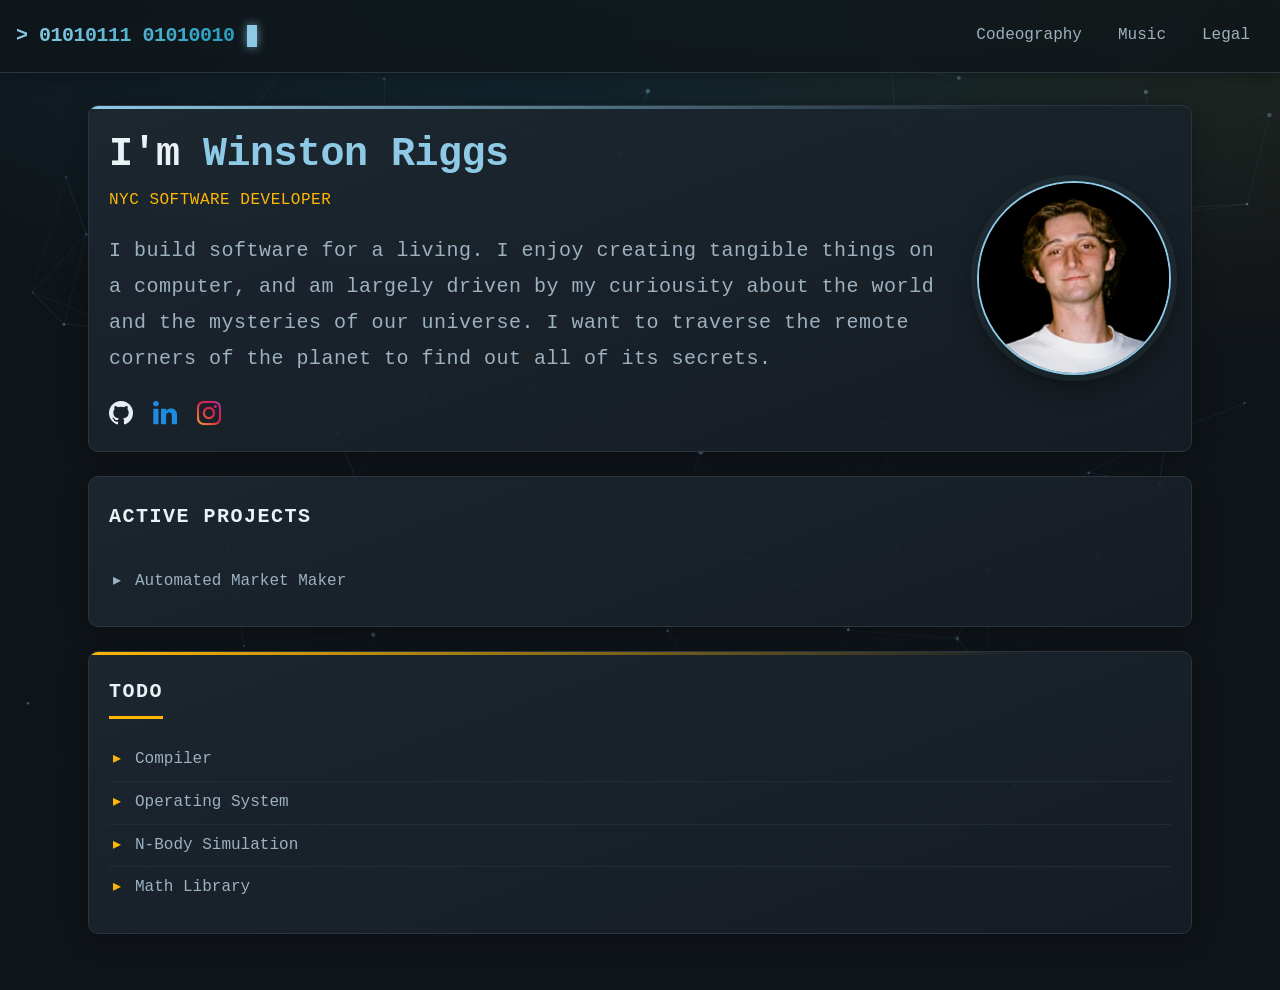
<file: index.html>
<!DOCTYPE html>
<html lang="en">

<head>
  <title>Winston Riggs - NYC Software Developer | Financial Systems & Quantitative Development</title>

  <meta charset="UTF-8">
  <meta name="viewport" content="width=device-width, initial-scale=1.0">
  <meta name="description"
    content="Winston Riggs is an experienced NYC-based software developer specializing in financial systems, quantitative development, and concurrent programming. View portfolio and projects.">
  <meta name="author" content="Winston Riggs">

  <link rel="stylesheet" href="styles/styles.css">
  <link rel="stylesheet" href="https://cdnjs.cloudflare.com/ajax/libs/font-awesome/4.7.0/css/font-awesome.min.css">
  <link rel="icon" type="image/x-icon" href="assets/images/favicon.ico">

  <script src="scripts/script.js" defer></script>
  <script src="scripts/particles.js" defer></script>
</head>

<body>
  <canvas id="particles-bg" aria-hidden="true"></canvas>

  <header>
    <div class="header">
      <div class="logo">
        <a href="">
          <span class="logo_text">> 01010111 01010010</span>
          <span class="logo_cursor"></span>
        </a>
      </div>
      <input class="nav-toggle" type="checkbox" id="nav-toggle">
      <label class="nav-burger" for="nav-toggle" aria-label="Menu"></label>
      <div class="navbar">
        <a href="codeography.html">Codeography</a>
        <a href="music.html">Music</a>
        <a href="legal.html">Legal</a>
      </div>
    </div>
  </header>

  <main>
    <div class="home">
      <section>
        <div class="bio">
          <div class="bio-text-col">
            <h1 class="bio-title">I'm <span class="bio-name">Winston Riggs</span></h1>
            <p class="bio-role">NYC Software Developer</p>
            <p class="bio-text">I build software for a living. I enjoy creating tangible things on a computer, and am
              largely driven by my curiousity about the world and the mysteries of our universe. I want to traverse the
              remote corners of the planet to find out all of its secrets.</p>

            <div class="socials">
              <a class="fa fa-github" target="_blank" rel="noopener" aria-label="GitHub"
                href="https://github.com/wriggs12"></a>
              <a class="fa fa-linkedin" target="_blank" rel="noopener" aria-label="LinkedIn"
                href="https://www.linkedin.com/in/winstonriggs/"></a>
              <a class="fa fa-instagram" target="_blank" rel="noopener" aria-label="Instagram"
                href="https://www.instagram.com/winston_riggs/"></a>
            </div>
          </div>

          <img class="headshot" src="assets/images/headshot.png" alt="Winston Riggs">
          <!-- <div class="headshot headshot--placeholder" aria-hidden="true">WR</div> -->
        </div>

        <div class="working">
          <h2>Active Projects</h2>
          <ul>
            <li>Automated Market Maker</li>
          </ul>
        </div>

        <div class="todo">
          <h2>TODO</h2>
          <ul>
            <li>Compiler</li>
            <li>Operating System</li>
            <li>N-Body Simulation</li>
            <li>Math Library</li>
          </ul>
        </div>
      </section>
    </div>
  </main>
</body>

</html>
</file>
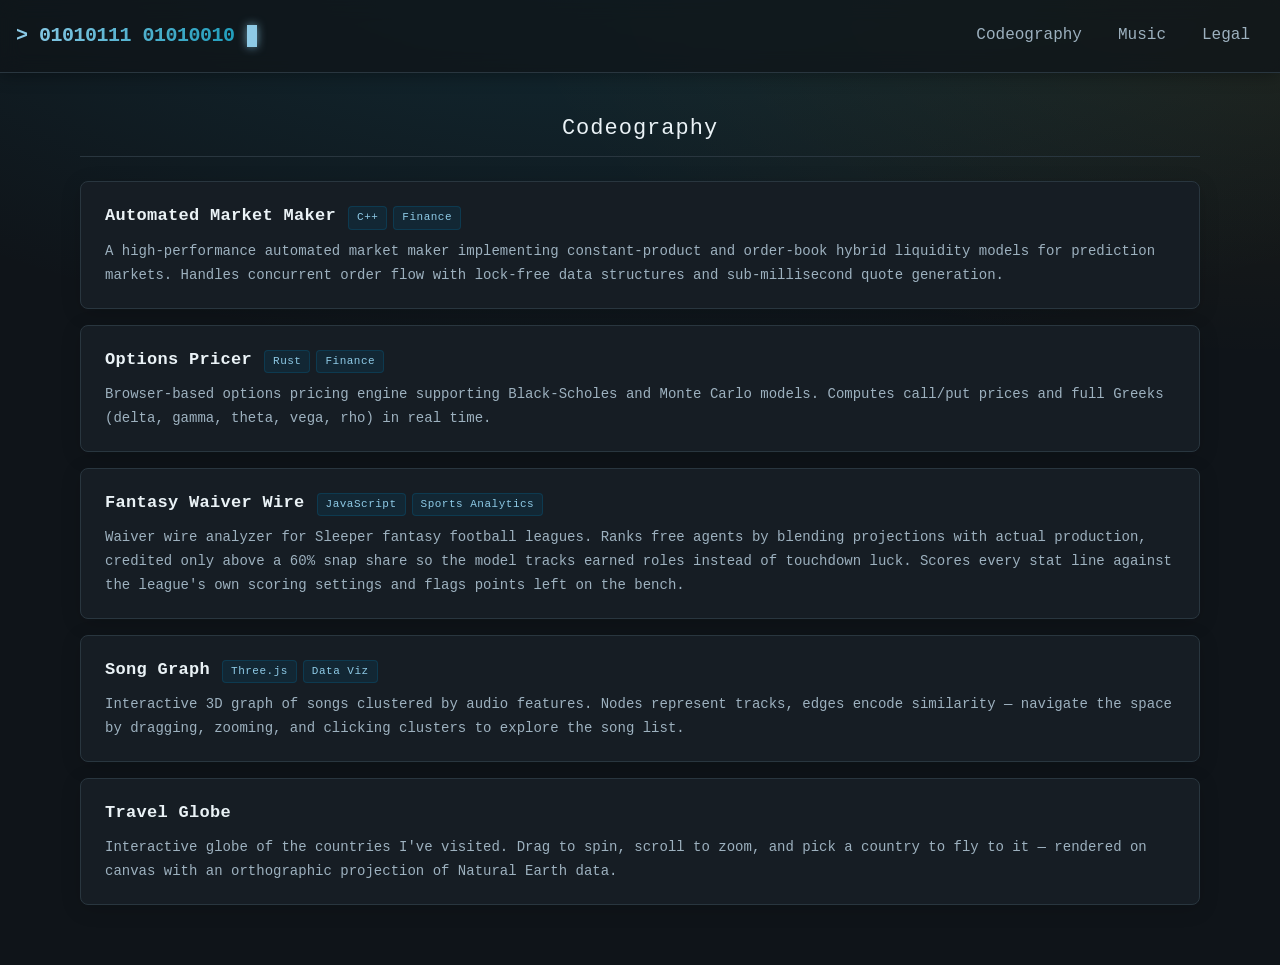
<file: codeography.html>
<!DOCTYPE html>
<html lang="en">

<head>
  <title>Codeography - Winston Riggs</title>

  <meta charset="UTF-8">
  <meta name="viewport" content="width=device-width, initial-scale=1.0">
  <meta name="author" content="Winston Riggs">

  <link rel="stylesheet" href="styles/styles.css">
  <link rel="stylesheet" href="https://cdnjs.cloudflare.com/ajax/libs/font-awesome/4.7.0/css/font-awesome.min.css">
  <link rel="icon" type="image/x-icon" href="assets/images/favicon.ico">
</head>

<body>
  <header>
    <div class="header">
      <div class="logo">
        <a href="index.html">
          <span class="logo_text">> 01010111 01010010</span>
          <span class="logo_cursor"></span>
        </a>
      </div>
      <input class="nav-toggle" type="checkbox" id="nav-toggle">
      <label class="nav-burger" for="nav-toggle" aria-label="Menu"></label>
      <div class="navbar">
        <a href="codeography.html">Codeography</a>
        <a href="music.html">Music</a>
        <a href="legal.html">Legal</a>
      </div>
    </div>
  </header>
  <main>
    <section class="codeography-section">
      <h2>Codeography</h2>
      <div class="project-list">

        <div class="project-card">
          <div class="project-header">
            <a href="" class="project-title">Automated Market Maker</a>
            <div class="project-tags">
              <span class="tag">C++</span>
              <span class="tag">Finance</span>
            </div>
          </div>
          <p class="project-blurb">A high-performance automated market maker implementing constant-product and
            order-book hybrid liquidity models for prediction markets. Handles concurrent order flow with lock-free data
            structures and sub-millisecond quote generation.</p>
        </div>

        <div class="project-card">
          <div class="project-header">
            <a href="options.html" class="project-title">Options Pricer</a>
            <div class="project-tags">
              <span class="tag">Rust</span>
              <span class="tag">Finance</span>
            </div>
          </div>
          <p class="project-blurb">Browser-based options pricing engine supporting Black-Scholes and Monte Carlo models.
            Computes call/put prices and full Greeks (delta, gamma, theta, vega, rho) in real time.</p>
        </div>

        <div class="project-card">
          <div class="project-header">
            <a href="fantasy.html" class="project-title">Fantasy Waiver Wire</a>
            <div class="project-tags">
              <span class="tag">JavaScript</span>
              <span class="tag">Sports Analytics</span>
            </div>
          </div>
          <p class="project-blurb">Waiver wire analyzer for Sleeper fantasy football leagues. Ranks free agents by
            blending projections with actual production, credited only above a 60% snap share so the model tracks
            earned roles instead of touchdown luck. Scores every stat line against the league's own scoring settings
            and flags points left on the bench.</p>
        </div>

        <div class="project-card">
          <div class="project-header">
            <a href="audio_graph.html" class="project-title">Song Graph</a>
            <div class="project-tags">
              <span class="tag">Three.js</span>
              <span class="tag">Data Viz</span>
            </div>
          </div>
          <p class="project-blurb">Interactive 3D graph of songs clustered by audio features. Nodes represent tracks,
            edges encode similarity — navigate the space by dragging, zooming, and clicking clusters to explore the song
            list.</p>
        </div>

        <div class="project-card">
          <div class="project-header">
            <a href="travel.html" class="project-title">Travel Globe</a>
          </div>
          <p class="project-blurb">Interactive globe of the countries I've visited. Drag to spin, scroll to zoom, and
            pick a country to fly to it — rendered on canvas with an orthographic projection of Natural Earth data.</p>
        </div>

      </div>
    </section>
  </main>
</body>

</html>
</file>
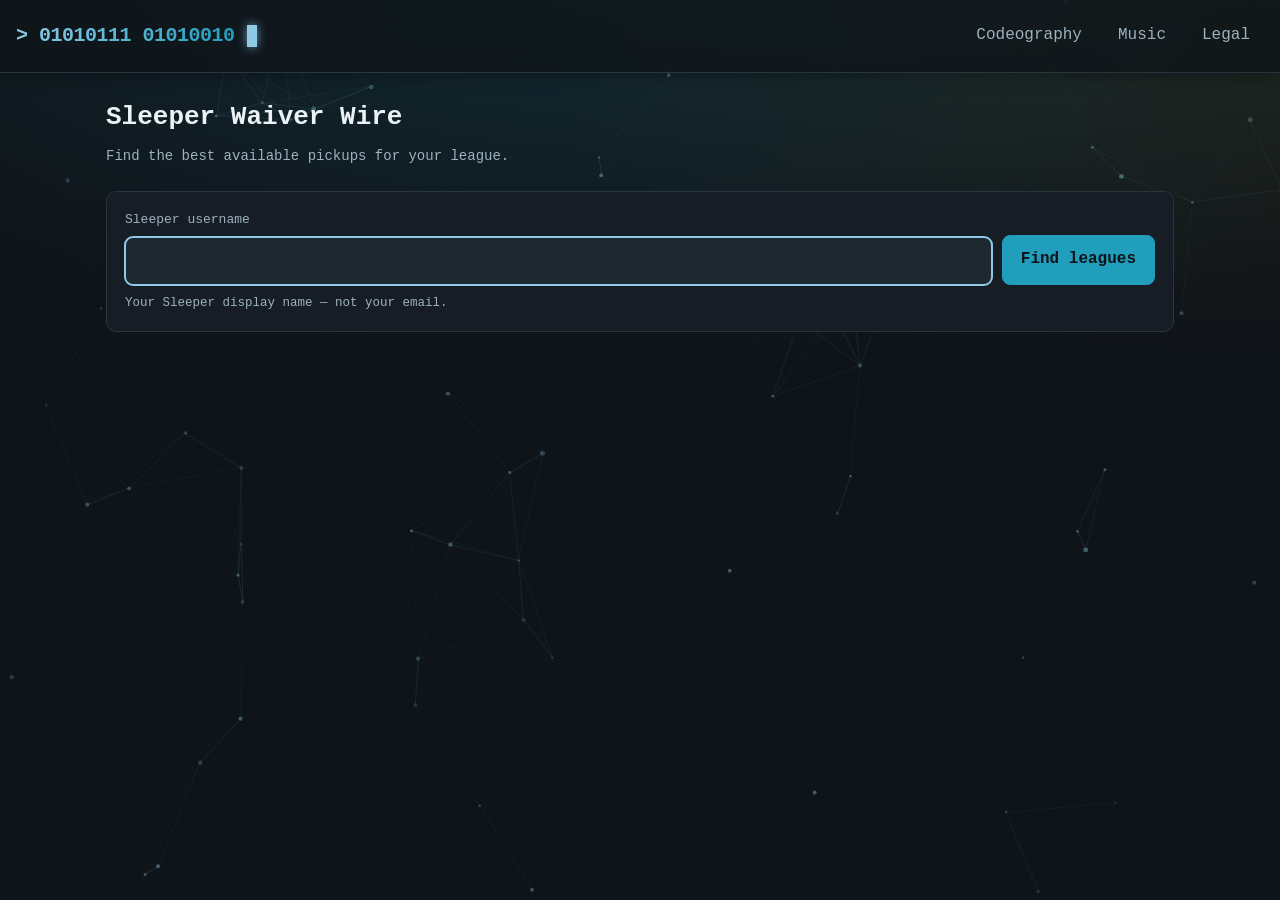
<file: fantasy.html>
<!DOCTYPE html>
<html lang="en">

<head>
  <title>Fantasy Waiver Wire - Winston Riggs</title>

  <meta charset="UTF-8">
  <meta name="viewport" content="width=device-width, initial-scale=1.0">
  <meta name="description"
    content="Sleeper fantasy football waiver wire analyzer. Ranks free agents by blending projections with snap-share-weighted production.">
  <meta name="author" content="Winston Riggs">

  <link rel="stylesheet" href="styles/styles.css">
  <link rel="stylesheet" href="https://cdnjs.cloudflare.com/ajax/libs/font-awesome/4.7.0/css/font-awesome.min.css">
  <link rel="icon" type="image/x-icon" href="assets/images/favicon.ico">

  <style>
    /* page-local tokens: --success/--danger in styles.css are self-referential */
    /* styles.css sets box-sizing on a few selectors only, never globally, so a
       100%-width input adds its padding and border on top and overflows. */
    .ff,
    .ff *,
    .ff *::before,
    .ff *::after {
      box-sizing: border-box;
    }

    .ff {
      --ok: #5fd0a0;
      --warn: var(--accent);
      --bad: #ff6b6b;
    }

    .ff {
      max-width: 1100px;
      margin: 0 auto;
      padding: 24px 16px 80px;
    }

    .ff h1 {
      font-size: 26px;
      margin: 0 0 6px;
      color: var(--text-1);
    }

    .ff h2 {
      font-size: 17px;
      margin: 32px 0 12px;
      color: var(--brand);
    }

    .ff h2 .sub {
      font-weight: 400;
      color: var(--text-2);
      font-size: 13px;
      margin-left: 8px;
    }

    .ff .lede {
      color: var(--text-2);
      margin: 0 0 24px;
      font-size: 14px;
    }

    .ff .card {
      background: var(--surface);
      border: 1px solid var(--border);
      border-radius: 10px;
      padding: 18px;
    }

    .ff label {
      display: block;
      font-size: 13px;
      color: var(--text-2);
      margin-bottom: 6px;
    }

    .ff input {
      width: 100%;
      padding: 11px 13px;
      font: inherit;
      font-size: 15px;
      border-radius: 8px;
      border: 1px solid var(--border);
      background: var(--surface-2);
      color: var(--text-1);
    }

    .ff input:focus {
      outline: 2px solid var(--brand);
      outline-offset: -1px;
    }

    .ff button {
      font: inherit;
      cursor: pointer;
      border-radius: 8px;
      border: 1px solid var(--border);
      background: var(--surface-2);
      color: var(--text-1);
      padding: 11px 18px;
    }

    .ff button.primary {
      background: var(--brand-deep);
      border-color: var(--brand-deep);
      color: var(--bg);
      font-weight: 700;
    }

    .ff button:disabled {
      opacity: .5;
      cursor: default;
    }

    .ff .row {
      display: flex;
      gap: 10px;
      align-items: flex-end;
      flex-wrap: wrap;
    }

    .ff .row>div {
      flex: 1 1 220px;
      min-width: 0;
    }

    @media (max-width: 576px) {
      .ff { padding: 20px 12px 64px; }
      .ff .row>div { flex-basis: 100%; }
      .ff .row>button { width: 100%; }
      .ff h1 { font-size: 22px; }
    }

    .ff .leagues {
      display: grid;
      gap: 10px;
      margin-top: 6px;
    }

    .ff .league {
      display: flex;
      justify-content: space-between;
      align-items: center;
      gap: 14px;
      text-align: left;
      width: 100%;
      padding: 14px 16px;
    }

    .ff .league:hover {
      border-color: var(--brand);
    }

    .ff .league .nm {
      font-weight: 700;
      color: var(--text-1);
    }

    .ff .league .meta {
      font-size: 12.5px;
      color: var(--text-2);
      margin-top: 2px;
    }

    .ff .badge {
      font-size: 11px;
      padding: 3px 8px;
      border-radius: 99px;
      background: var(--surface-2);
      border: 1px solid var(--border);
      color: var(--text-2);
      white-space: nowrap;
    }

    .ff .scroll {
      overflow-x: auto;
      border: 1px solid var(--border);
      border-radius: 10px;
      background: var(--surface);
    }

    .ff table {
      width: 100%;
      border-collapse: collapse;
      font-size: 13.5px;
    }

    .ff th {
      text-align: left;
      font-size: 11px;
      letter-spacing: .06em;
      text-transform: uppercase;
      color: var(--text-2);
      font-weight: 700;
      padding: 10px 12px;
      border-bottom: 1px solid var(--border);
      white-space: nowrap;
    }

    .ff td {
      padding: 9px 12px;
      border-bottom: 1px solid var(--border);
      white-space: nowrap;
    }

    .ff tr:last-child td {
      border-bottom: 0;
    }

    .ff tbody tr:hover {
      background: var(--surface-2);
    }

    .ff .num {
      text-align: right;
      font-variant-numeric: tabular-nums;
    }

    .ff .pos {
      display: inline-block;
      min-width: 34px;
      text-align: center;
      font-size: 10.5px;
      font-weight: 700;
      padding: 2px 0;
      border-radius: 4px;
      background: var(--surface-2);
      border: 1px solid var(--border);
      color: var(--text-2);
    }

    .ff .pos.QB {
      color: #ff8fa3;
    }

    .ff .pos.RB {
      color: var(--ok);
    }

    .ff .pos.WR {
      color: var(--brand);
    }

    .ff .pos.TE {
      color: var(--accent);
    }

    .ff .pos.DEF {
      color: #b39ddb;
    }

    .ff .nm {
      font-weight: 700;
    }

    .ff .good {
      color: var(--ok);
    }

    .ff .warn {
      color: var(--warn);
    }

    .ff .bad {
      color: var(--bad);
    }

    .ff .dim {
      color: var(--text-2);
    }

    .ff .tag {
      font-size: 10.5px;
      padding: 1px 6px;
      border-radius: 4px;
      margin-left: 6px;
      border: 1px solid currentColor;
      background: none;
      opacity: .85;
    }

    .ff .hint {
      font-size: 12.5px;
      color: var(--text-2);
      margin: 8px 0 0;
    }

    .ff .err {
      color: var(--bad);
      font-size: 13.5px;
      margin-top: 10px;
    }

    .ff .back {
      background: none;
      border: 0;
      color: var(--brand);
      padding: 0;
      font-size: 13px;
      margin-bottom: 14px;
    }

    .ff .hidden {
      display: none;
    }

    .ff .bar {
      height: 5px;
      background: var(--surface-2);
      border-radius: 99px;
      overflow: hidden;
      margin-top: 14px;
    }

    .ff .bar>div {
      height: 100%;
      background: var(--brand);
      width: 0;
      transition: width .25s;
    }

    .ff .pill {
      display: inline-flex;
      gap: 6px;
      align-items: center;
      font-size: 12.5px;
      color: var(--text-2);
      background: var(--surface);
      border: 1px solid var(--border);
      border-radius: 99px;
      padding: 5px 12px;
      margin: 0 6px 6px 0;
    }

    .ff .note {
      background: var(--surface);
      border: 1px solid var(--border);
      border-left: 3px solid var(--accent);
      border-radius: 0 8px 8px 0;
      padding: 12px 16px;
      font-size: 13.5px;
      color: var(--text-2);
      margin-top: 12px;
    }

    .ff .note b {
      color: var(--text-1);
    }

    .ff .tradecols {
      display: grid;
      grid-template-columns: 1fr 1fr;
      gap: 14px;
    }

    .ff select {
      width: 100%;
      padding: 9px 11px;
      font: inherit;
      font-size: 14px;
      border-radius: 8px;
      border: 1px solid var(--border);
      background: var(--surface-2);
      color: var(--text-1);
      margin-bottom: 8px;
    }

    /* grid items default to min-width:auto, so a long player row would stop the
       column shrinking and push the card past the viewport on a phone */
    .ff .tradecols>div {
      min-width: 0;
    }

    .ff .picklist {
      border: 1px solid var(--border);
      border-radius: 8px;
      background: var(--surface-2);
      padding: 4px;
    }

    .ff .pick {
      display: flex;
      align-items: center;
      gap: 8px;
      width: 100%;
      text-align: left;
      padding: 7px 9px;
      margin: 0;
      border: 1px solid transparent;
      border-radius: 6px;
      background: none;
      font-size: 13px;
    }

    .ff .pick {
      overflow: hidden;
      white-space: nowrap;
      min-width: 0;
    }

    .ff .pick>.num {
      margin-left: auto;
      flex: none;
    }

    .ff .pick:hover {
      border-color: var(--border);
    }

    .ff .pick.on {
      background: rgba(33, 158, 188, 0.18);
      border-color: var(--brand-deep);
    }

    @media (max-width: 576px) {
      .ff .tradecols { grid-template-columns: 1fr; }
    }

    /* ---------- charts ----------------------------------------------------
       Marks are HTML, not SVG: a viewBox would scale label text down to ~5px
       on a 320px phone. Colours validated against the card surface #161d24 --
       diverging blue/red passes all six checks; the dumbbell pair is one hue,
       two ordinal steps (L* 0.622 -> 0.764), both above 3:1. ------------- */
    .ff {
      --c-mark: #3987e5;
      /* blue 400  4.67:1 */
      --c-mark-2: #86b6ef;
      /* blue 250  8.06:1 */
      --c-neg: #e66767;
      /* red       5.26:1 */
      --c-mute: #6b7c8a;
      /* de-emphasis 3.95:1 */
      --c-grid: #29363f;
    }

    .ff .chart {
      margin: 14px 0 6px;
    }

    .ff .legend {
      display: flex;
      flex-wrap: wrap;
      gap: 14px;
      font-size: 12px;
      color: var(--text-2);
      margin-bottom: 12px;
    }

    .ff .legend span {
      display: inline-flex;
      align-items: center;
      gap: 6px;
    }

    .ff .key {
      width: 10px;
      height: 10px;
      border-radius: 99px;
      flex: none;
    }

    .ff .key.rect {
      width: 12px;
      height: 10px;
      border-radius: 2px;
    }

    /* --- horizontal bars (roster) --- */
    /* widest roster name measures 137px, so the column has to clear that or
       most rows ellipsize; the plot is capped so 16 short values don't stretch
       into 900px bars on a wide screen */
    .ff .plot {
      max-width: 660px;
    }

    .ff .brow {
      display: grid;
      grid-template-columns: minmax(0, 122px) 1fr;
      align-items: center;
      gap: 10px;
      padding: 3px 0;
    }

    .ff .bname {
      font-size: 12px;
      color: var(--text-2);
      overflow: hidden;
      text-overflow: ellipsis;
      white-space: nowrap;
    }

    .ff .callout {
      font-size: 12px;
      color: var(--text-2);
      margin: 0 0 10px;
    }

    .ff .callout b {
      color: var(--text-1);
      font-weight: 700;
    }

    @media (max-width: 576px) {
      .ff .brow { grid-template-columns: minmax(0, 104px) 1fr; }
      .ff .dbrow { grid-template-columns: minmax(0, 48px) 1fr; }
    }

    .ff .btrack {
      height: 14px;
      position: relative;
    }

    /* NOT .bar -- that class is the loading progress bar further up this sheet,
       and its margin-top pushed every chart mark a full row out of line. */
    .ff .vbar {
      position: absolute;
      inset: 0 auto 0 0;
      height: 14px;
      /* 4px rounded data-end, square at the baseline */
      border-radius: 0 4px 4px 0;
      background: var(--c-mute);
    }

    .ff .vbar.on {
      background: var(--c-mark);
    }

    .ff .bval {
      font-size: 12px;
      text-align: right;
      color: var(--text-2);
      font-variant-numeric: tabular-nums;
    }

    /* --- dumbbell (scored vs best possible) --- */
    .ff .dbrow {
      display: grid;
      grid-template-columns: minmax(0, 58px) 1fr;
      align-items: center;
      gap: 8px;
      padding: 7px 0;
    }

    .ff .dbtrack {
      position: relative;
      height: 16px;
    }

    .ff .dbline {
      position: absolute;
      top: 7px;
      height: 2px;
      border-radius: 2px;
      background: var(--c-mute);
    }

    .ff .dbdot {
      position: absolute;
      top: 3px;
      width: 10px;
      height: 10px;
      margin-left: -5px;
      border-radius: 99px;
      /* 2px surface ring keeps overlapping dots legible */
      box-shadow: 0 0 0 2px var(--surface);
    }

    .ff .dbdot.a {
      background: var(--c-mark);
    }

    .ff .dbdot.b {
      background: var(--c-mark-2);
    }

    /* the mark is small; the hit target must not be */
    .ff .dbdot::after,
    .ff .vbar::after,
    .ff .dvbar::after {
      content: '';
      position: absolute;
      top: 50%;
      height: 24px;
      transform: translateY(-50%);
    }

    .ff .dbdot::after {
      left: 50%;
      width: 24px;
      margin-left: -12px;
    }

    .ff .vbar::after,
    .ff .dvbar::after {
      left: 0;
      right: 0;
    }

    .ff .dblab {
      position: absolute;
      top: -1px;
      font-size: 11px;
      color: var(--text-2);
      font-variant-numeric: tabular-nums;
      white-space: nowrap;
    }

    /* --- diverging bars (trade deltas) --- */
    .ff .dvrow {
      display: grid;
      grid-template-columns: minmax(0, 58px) 1fr 52px;
      align-items: center;
      gap: 8px;
      padding: 4px 0;
    }

    .ff .dvtrack {
      position: relative;
      height: 14px;
    }

    .ff .dvzero {
      position: absolute;
      left: 50%;
      top: -2px;
      bottom: -2px;
      width: 1px;
      background: var(--c-grid);
    }

    .ff .dvbar {
      position: absolute;
      top: 0;
      height: 14px;
      background: var(--c-mark);
    }

    .ff .dvbar.pos {
      border-radius: 0 4px 4px 0;
    }

    .ff .dvbar.neg {
      border-radius: 4px 0 0 4px;
      background: var(--c-neg);
    }

    .ff .axis {
      display: flex;
      justify-content: space-between;
      font-size: 11px;
      color: var(--text-2);
      border-top: 1px solid var(--c-grid);
      padding-top: 4px;
      margin-top: 6px;
    }

    .ff .tip {
      position: fixed;
      z-index: 200;
      pointer-events: none;
      background: var(--surface-2);
      border: 1px solid var(--border);
      border-radius: 6px;
      padding: 7px 10px;
      font-size: 12px;
      color: var(--text-2);
      box-shadow: 0 6px 20px rgba(0, 0, 0, .45);
      max-width: 240px;
    }

    .ff .tip b {
      color: var(--text-1);
      font-size: 14px;
      font-variant-numeric: tabular-nums;
    }

    .ff [data-tip]:hover,
    .ff [data-tip]:focus-visible {
      filter: brightness(1.18);
      outline: none;
    }

    .ff .tstats {
      display: grid;
      grid-template-columns: repeat(auto-fit, minmax(88px, 1fr));
      gap: 8px;
      margin-top: 14px;
    }

    .ff .tstat {
      background: var(--surface-2);
      border: 1px solid var(--border);
      border-radius: 8px;
      padding: 8px 10px;
    }

    .ff .tstat .k {
      display: block;
      font-size: 10.5px;
      letter-spacing: .06em;
      text-transform: uppercase;
      color: var(--text-2);
    }

    .ff .tstat .v {
      display: block;
      font-size: 18px;
      margin-top: 2px;
    }

    .ff .tverdict {
      margin: 10px 0 0;
      font-size: 14px;
    }

    .ff .note--plain {
      border-left-color: var(--border);
      margin-top: 28px;
    }

    .ff .sparks {
      font-variant-numeric: tabular-nums;
      color: var(--text-2);
      font-size: 12.5px;
    }
  </style>
</head>

<body>
  <canvas id="particles-bg" aria-hidden="true"></canvas>

  <header>
    <div class="header">
      <div class="logo">
        <a href="index.html">
          <span class="logo_text">> 01010111 01010010</span>
          <span class="logo_cursor"></span>
        </a>
      </div>
      <input class="nav-toggle" type="checkbox" id="nav-toggle">
      <label class="nav-burger" for="nav-toggle" aria-label="Menu"></label>
      <div class="navbar">
        <a href="codeography.html">Codeography</a>
        <a href="music.html">Music</a>
        <a href="legal.html">Legal</a>
      </div>
    </div>
  </header>

  <main>
    <div class="ff">

      <!-- ========== STEP 1: USERNAME ========== -->
      <section id="s-user">
        <h1>Sleeper Waiver Wire</h1>
        <p class="lede">Find the best available pickups for your league.</p>
        <div class="card">
          <div class="row">
            <div>
              <label for="uname">Sleeper username</label>
              <input id="uname" autocomplete="off" spellcheck="false">
            </div>
            <button class="primary" id="go">Find leagues</button>
          </div>
          <p class="hint">Your Sleeper display name — not your email.</p>
          <div class="err hidden" id="uerr"></div>
        </div>
      </section>

      <!-- ========== STEP 2: LEAGUE PICKER ========== -->
      <section id="s-league" class="hidden">
        <button class="back" id="back1">&larr; Change user</button>
        <h1 id="uwelcome"></h1>
        <p class="lede">Pick a league to analyze.</p>
        <div class="leagues" id="lgs"></div>
      </section>

      <!-- ========== STEP 3: REPORT ========== -->
      <section id="s-report" class="hidden">
        <button class="back" id="back2">&larr; Change league</button>
        <h1 id="rtitle"></h1>
        <p class="lede" id="rmeta"></p>
        <div id="rbody"></div>
      </section>

      <!-- ========== LOADING ========== -->
      <section id="s-load" class="hidden">
        <div class="card">
          <div id="lmsg">Loading…</div>
          <div class="bar">
            <div id="lbar"></div>
          </div>
          <p class="hint" id="lhint"></p>
        </div>
      </section>

    </div>
  </main>

  <script src="scripts/particles.js" defer></script>
  <script>

    const API = 'https://api.sleeper.app/v1';
let TRADE = null;   // set by buildReport; drives the trade evaluator
    const $ = id => document.getElementById(id);
    const show = id => ['s-user', 's-league', 's-report', 's-load']
      .forEach(s => $(s).classList.toggle('hidden', s !== id));

    const get = async (path) => {
      const r = await fetch(API + path);
      if (!r.ok) throw new Error(path + ' -> ' + r.status);
      return r.json();
    };
    // tolerant fetch: missing weeks (future/bye) return {} instead of throwing
    const getSoft = async (path) => { try { return await get(path); } catch { return {}; } };

    const progress = (pct, msg, hint = '') => {
      $('lbar').style.width = pct + '%';
      $('lmsg').textContent = msg;
      $('lhint').textContent = hint;
    };

    /* ---------- players DB: 14MB, so trim + cache for the day ---------- */
    const DB_KEY = 'sleeper_players_v1';
    const idb = {
      open: () => new Promise((res, rej) => {
        const r = indexedDB.open('sleeper-waivers', 1);
        r.onupgradeneeded = () => r.result.createObjectStore('kv');
        r.onsuccess = () => res(r.result);
        r.onerror = () => rej(r.error);
      }),
      get: async k => {
        try {
          const db = await idb.open();
          return await new Promise(res => {
            const q = db.transaction('kv').objectStore('kv').get(k);
            q.onsuccess = () => res(q.result); q.onerror = () => res(null);
          });
        } catch { return null; }
      },
      set: async (k, v) => {
        try {
          const db = await idb.open();
          db.transaction('kv', 'readwrite').objectStore('kv').put(v, k);
        } catch { }
      }
    };

    async function loadPlayers() {
      const today = new Date().toISOString().slice(0, 10);
      const hit = await idb.get(DB_KEY);
      if (hit && hit.day === today) return hit.data;

      progress(12, 'Downloading player database…', 'About 14 MB — cached for the rest of the day.');
      const raw = await get('/players/nfl');
      const trim = {};
      for (const [id, p] of Object.entries(raw)) {
        if (!p.position) continue;
        trim[id] = {
          n: p.full_name || p.last_name || id, p: p.position,
          t: p.team, i: p.injury_status, s: p.status
        };
      }
      await idb.set(DB_KEY, { day: today, data: trim });
      return trim;
    }

    /* ---------- scoring ---------- */
    const scoreLine = (line, settings) => {
      let t = 0;
      for (const k in line) {
        const v = line[k];
        if (typeof v === 'number' && settings[k] != null) t += settings[k] * v;
      }
      return t;
    };
    const r1 = n => Math.round(n * 10) / 10;
    // projections: skip zeros, which are bye weeks
    const avgPos = arr => {
      const g = arr.filter(v => v > 0);
      return g.length ? g.reduce((a, b) => a + b, 0) / g.length : 0;
    };
    // actuals: average over weeks the player was ON THE FIELD. A 0 while playing is a
    // real bust game and must count; only genuine DNPs are excluded. Dropping zeros
    // here would let one big week in an otherwise empty season set a player's value.
    const avgPlayed = (vals, played) => {
      const g = vals.filter((_, i) => played[i]);
      return g.length ? g.reduce((a, b) => a + b, 0) / g.length : 0;
    };

    /* ---------- STEP 1 ---------- */
    let USER = null;
    async function findLeagues() {
      const name = $('uname').value.trim();
      if (!name) return;
      $('uerr').classList.add('hidden');
      $('go').disabled = true;
      try {
        const u = await get('/user/' + encodeURIComponent(name));
        if (!u || !u.user_id) throw new Error('not found');
        USER = u;
        const st = await get('/state/nfl');
        let lgs = await get(`/user/${u.user_id}/leagues/nfl/${st.season}`);
        if (!lgs.length) lgs = await get(`/user/${u.user_id}/leagues/nfl/${st.season - 1}`);
        if (!lgs.length) throw new Error('no leagues');
        $('uwelcome').textContent = u.display_name;
        $('lgs').innerHTML = '';
        lgs.forEach(l => {
          const b = document.createElement('button');
          b.className = 'card league';
          b.innerHTML = `<div><div class="nm">${esc(l.name)}</div>
        <div class="meta">${l.total_rosters} teams · ${l.season} · ${fmtScoring(l)}</div></div>
        <span class="badge">${esc(l.status.replace(/_/g, ' '))}</span>`;
          b.onclick = () => buildReport(l, st);
          $('lgs').appendChild(b);
        });
        show('s-league');
      } catch (e) {
        $('uerr').textContent = /not found|no leagues/.test(e.message)
          ? `No ${new Date().getFullYear()} NFL leagues found for "${name}". Check the spelling.`
          : 'Could not reach Sleeper: ' + e.message;
        $('uerr').classList.remove('hidden');
      } finally { $('go').disabled = false; }
    }
    const fmtScoring = l => {
      const r = l.scoring_settings?.rec ?? 0;
      return r >= 1 ? 'Full PPR' : r > 0 ? 'Half PPR' : 'Standard';
    };
    const esc = s => String(s ?? '').replace(/[&<>"]/g, c =>
      ({ '&': '&amp;', '<': '&lt;', '>': '&gt;', '"': '&quot;' }[c]));

    /* ---------- STEP 3: the analysis ---------- */
    async function buildReport(league, state) {
      show('s-load');
      try {
        const week = state.week || 1;
        const SC = league.scoring_settings;

        progress(6, 'Loading league…');
        const [rosters, users, players] = await Promise.all([
          get(`/league/${league.league_id}/rosters`),
          get(`/league/${league.league_id}/users`),
          loadPlayers()
        ]);

        const me = rosters.find(r => r.owner_id === USER.user_id);
        if (!me) throw new Error('You have no roster in this league.');
        const nameOf = Object.fromEntries(users.map(u => [u.user_id, u.display_name]));

        // past weeks (actuals) + next 5 weeks (projections)
        const past = []; for (let w = 1; w < week; w++) past.push(w);
        const future = []; for (let w = week; w < week + 5; w++) future.push(w);

        progress(45, 'Loading stats and projections…', `Weeks 1–${week + 4}`);
        const [statsArr, projArr, matchArr, trendArr] = await Promise.all([
          Promise.all(past.map(w => getSoft(`/stats/nfl/regular/${league.season}/${w}`))),
          Promise.all(future.map(w => getSoft(`/projections/nfl/regular/${league.season}/${w}`))),
          Promise.all(past.map(w => getSoft(`/league/${league.league_id}/matchups/${w}`))),
          getSoft('/players/nfl/trending/add?lookback_hours=48&limit=200')
        ]);
        const stats = Object.fromEntries(past.map((w, i) => [w, statsArr[i]]));
        const proj = Object.fromEntries(future.map((w, i) => [w, projArr[i]]));
        const trend = {};
        if (Array.isArray(trendArr)) trendArr.forEach(t => trend[t.player_id] = t.count);

        progress(80, 'Crunching numbers…');

        const rostered = new Set();
        rosters.forEach(r => (r.players || []).forEach(p => rostered.add(p)));

        // Which positions each lineup slot accepts.
        const SLOT_OK = {
          QB: p => p === 'QB', RB: p => p === 'RB', WR: p => p === 'WR',
          TE: p => p === 'TE', DEF: p => p === 'DEF', K: p => p === 'K',
          FLEX: p => ['RB', 'WR', 'TE'].includes(p),
          REC_FLEX: p => ['WR', 'TE'].includes(p),
          SUPER_FLEX: p => ['QB', 'RB', 'WR', 'TE'].includes(p)
        };
        // Best legal starting lineup from a pool. Dedicated slots fill before flex
        // ones, so a flex never takes a player that a fixed slot still needs.
        const bestLineup = (pool, slots) => {
          const used = new Set();
          let total = 0;
          const order = [...slots].sort(
            (a, b) => (/FLEX/.test(a) ? 1 : 0) - (/FLEX/.test(b) ? 1 : 0));
          for (const slot of order) {
            const ok = SLOT_OK[slot];
            if (!ok) continue;
            let best = null;
            pool.forEach((p, i) => {
              if (used.has(i) || !ok(p.pos)) return;
              if (!best || p.v > best.v) best = { i, v: p.v };
            });
            if (best) { used.add(best.i); total += best.v; }
          }
          return total;
        };
        
        // Who competes with whom for touches: receivers share targets, backs share carries.
        const GROUP = { WR: 'REC', TE: 'REC', RB: 'RUSH' };
        const usage = (w, id) => {
          const st = stats[w]?.[id]; if (!st) return 0;
          return (st.rec_tgt || 0) + (st.rush_att || 0);
        };
        // Was this player's best week propped up by a teammate who was out and is
        // coming back? Returns that teammate, or null.
        const vacancy = (pid, p, act, played) => {
          const grp = GROUP[p.p]; if (!grp) return null;
          // the week he did his damage
          let bw = -1, bv = 0;
          act.forEach((v, i) => { if (played[i] && v > bv) { bv = v; bw = i; } });
          if (bw < 0 || bv < 10) return null;
          const week = past[bw];
          // did his own usage actually spike that week, or is he just consistently good?
          const mine = usage(week, pid);
          const other = past.filter((_, i) => i !== bw && played[i])
            .map(w => usage(w, pid));
          const base = other.length ? Math.max(...other) : 0;
          if (!(mine >= base * 1.8 && mine - base >= 3)) return null;   // no real spike
          // find a same-group teammate who sat that week, had usage otherwise,
          // and is not on IR -- i.e. the competition is coming back
          for (const [id, q] of Object.entries(players)) {
            if (id === pid || q.t !== p.t || GROUP[q.p] !== grp) continue;
            if (/IR|Suspend/i.test(q.i || '')) continue;               // not returning soon
            if (stats[week]?.[id]?.off_snp) continue;                  // he played, no vacancy
            const elsewhere = past.filter(w => w !== week).map(w => usage(w, id));
            if (elsewhere.some(u => u >= 4)) return { name: q.n, week };
          }
          return null;
        };

        // per-player view
        const view = pid => {
          const p = players[pid] || {};
          const act = past.map(w => scoreLine(stats[w]?.[pid] || {}, SC));
          const pr = future.map(w => scoreLine(proj[w]?.[pid] || {}, SC));
          const played = past.map(w => !!(stats[w]?.[pid]?.off_snp));
          // snap share + opportunity from the most recent completed week
          const last = stats[past[past.length - 1]]?.[pid] || {};
          const snap = last.tm_off_snp ? Math.round(last.off_snp / last.tm_off_snp * 100) : null;
          const opp = (last.rec_tgt || 0) + (last.rush_att || 0);
          const ros = avgPos(pr), actAvg = avgPlayed(act, played);
          // Sleeper projections lag breakout rookies badly, so blend in what a player
          // has actually done -- but only when a real snap share says the role is theirs,
          // otherwise we'd be chasing one-week touchdown luck.
          // Snap share says a player was on the field; it does NOT say who he was
          // competing with for the ball. A receiver can hold 90% of snaps all year and
          // only see volume in the one week the team's target hog sat out. Find that.
          const vac = vacancy(pid, p, act, played);
          const credit = snap != null && snap >= 60 ? (vac ? 0.15 : 0.35) : 0;
          const earned = ros * (1 - credit) + actAvg * credit;
          const hurt = /Out|IR|Doubtful|Suspend/i.test(p.i || '') ? 0.5
            : /Questionable/i.test(p.i || '') ? 0.9 : 1;
          return {
            pid, name: p.n, pos: p.p, team: p.t, inj: p.i,
            act, pr, ros, actAvg, score: earned * hurt, snap, opp, vac,
            adds: trend[pid] || 0
          };
        };

        const SKILL = ['QB', 'RB', 'WR', 'TE', 'DEF'];
        const freeAgents = Object.keys(players)
          .filter(id => !rostered.has(id))
          .filter(id => SKILL.includes(players[id].p))
          .filter(id => players[id].t)
          .filter(id => !players[id].s || players[id].s === 'Active')
          .map(view)
          .filter(v => v.ros > 0 || v.actAvg > 0)
          .sort((a, b) => b.score - a.score);

        const myTeam = (me.players || []).map(view)
          .sort((a, b) => b.score - a.score);

        // an add is only worth it if it beats someone you'd have to drop
        const droppable = myTeam.filter(p => !(me.starters || []).includes(p.pid))
          .sort((a, b) => a.score - b.score);
        const bar = droppable.length ? droppable[0].score : 0;

        // lineup leaks: optimal vs actual for each completed week
        const slots = league.roster_positions.filter(s => s !== 'BN');
        const leaks = past.map((w, i) => {
          const M = matchArr[i];
          if (!Array.isArray(M)) return null;
          const mine = M.find(m => m.roster_id === me.roster_id);
          if (!mine || !mine.players_points) return null;
          const opp = M.find(m => m.matchup_id === mine.matchup_id && m.roster_id !== me.roster_id);
          const pts = mine.players_points;
          const pool = Object.keys(pts).map(id =>
            ({ id, pos: players[id]?.p, name: players[id]?.n || id, v: pts[id] }));
          const used = new Set(); let best = 0;
          const take = ok => {
            const c = pool.filter(p => !used.has(p.id) && ok(p.pos))
              .sort((a, b) => b.v - a.v)[0];
            if (c) { used.add(c.id); best += c.v; return c; }
          };
          slots.filter(s => s !== 'FLEX' && s !== 'SUPER_FLEX' && s !== 'REC_FLEX')
            .forEach(s => take(p => p === s));
          slots.filter(s => s === 'FLEX').forEach(() =>
            take(p => ['RB', 'WR', 'TE'].includes(p)));
          slots.filter(s => s === 'SUPER_FLEX').forEach(() =>
            take(p => ['QB', 'RB', 'WR', 'TE'].includes(p)));
          const started = new Set(mine.starters || []);
          const missed = pool.filter(p => !started.has(p.id))
            .sort((a, b) => b.v - a.v).slice(0, 3);
          return {
            w, actual: mine.points || 0, best, opp: opp?.points ?? null,
            oppName: opp ? nameOf[rosters.find(r => r.roster_id === opp.roster_id)?.owner_id] : null,
            missed
          };
        }).filter(Boolean);

        TRADE = { me, rosters, nameOf, view,
                  slots: league.roster_positions.filter(p => p !== 'BN'), bestLineup };
        render(league, state, me, myTeam, droppable, freeAgents, leaks, bar, rosters, nameOf);
        progress(100, 'Done');
        show('s-report');
      } catch (e) {
        show('s-report');
        $('rtitle').textContent = 'Something went wrong';
        $('rmeta').textContent = e.message;
        $('rbody').innerHTML = '';
      }
    }

    /* ---------- rendering ---------- */
    const giveSet = new Set(), getSet = new Set();

function wireTrade() {
  const teamSel = $('t-team');
  if (!teamSel || !TRADE) return;
  const { me, rosters, view, slots, bestLineup } = TRADE;

  const paintGet = () => {
    const r = rosters.find(x => x.roster_id === +teamSel.value);
    const list = (r.players || []).map(view).sort((a, b) => b.score - a.score);
    $('t-get').innerHTML = list.map(p =>
      `<button class="pick${getSet.has(p.pid) ? ' on' : ''}" type="button" data-pid="${p.pid}">` +
      `${posCell(p)} ${nameCell(p)}<span class="num dim">${r1(p.score)}</span></button>`).join('');
  };

  const evaluate = () => {
    const give = [...giveSet], get = [...getSet];
    if (!give.length && !get.length) {
      $('t-result').innerHTML =
        '<p class="hint">Pick at least one player to see how the deal grades.</p>';
      return;
    }
    const held = (me.players || []).filter(p => !giveSet.has(p));
    const pool = ids => ids.map(view).map(p => ({ pos: p.pos, v: p.score }));
    const before = bestLineup(pool(me.players || []), slots);
    const after = bestLineup(pool([...held, ...get]), slots);
    const delta = after - before;
    // the lineup number ignores anyone who is not starting, so track raw swing too
    const depth = get.map(view).reduce((a, p) => a + p.score, 0)
                - give.map(view).reduce((a, p) => a + p.score, 0);
    const thin = Math.abs(delta) < 1 && depth < -2;
    const v = thin ? ['warn', 'Starters unchanged, but you lose depth']
      : delta >= 3 ? ['good', 'Accept — clear lineup gain']
      : delta >= 1 ? ['good', 'Slight gain']
      : delta > -1 ? ['dim', 'Roughly even']
      : delta > -3 ? ['warn', 'Slight loss']
      : ['bad', 'Decline — costs you starting points'];
    // Tiles rather than a table: five columns cannot fit a phone, and a
    // one-row table only ever scrolled or overflowed. These reflow instead.
    const tile = (k, val, cls = '') =>
      `<div class="tstat"><span class="k">${k}</span>` +
      `<span class="v ${cls}">${val}</span></div>`;
    $('t-result').innerHTML =
      `<div class="tstats">` +
      tile('Lineup now', r1(before)) +
      tile('After', r1(after)) +
      tile('Lineup', `${delta >= 0 ? '+' : ''}${delta.toFixed(1)}`, v[0]) +
      tile('Depth', `${depth >= 0 ? '+' : ''}${depth.toFixed(1)}`, depth < -2 ? 'warn' : 'dim') +
      `</div>` +
      chartDelta([
        { k: 'Lineup', v: delta, note: 'change to your best starting lineup' },
        { k: 'Depth', v: depth, note: 'raw value swing, starters or not' }
      ]) +
      `<p class="tverdict ${v[0]}">${v[1]}</p>` +
      (thin ? `<div class="note"><b>Lineup</b> counts only players who crack your best
        starting lineup, so this reads flat — but you would be ${r1(-depth)} points of
        bench value thinner for injuries and byes.</div>` : '');
  };

  const toggle = (box, set) => box.addEventListener('click', e => {
    const b = e.target.closest('.pick');
    if (!b) return;
    const id = b.dataset.pid;
    set.has(id) ? set.delete(id) : set.add(id);
    b.classList.toggle('on', set.has(id));
    evaluate();
  });
  toggle($('t-give'), giveSet);
  toggle($('t-get'), getSet);
  // A trade is with one team. Without this, picks from a previously selected
  // team stay in getSet -- invisible in the list, but still counted in the grade.
  teamSel.addEventListener('change', () => { getSet.clear(); paintGet(); evaluate(); });
  paintGet();
  evaluate();
}

/* ---------- charts ----------
   Forms picked by the data's job (see the report for which):
   - weekly scored vs best possible -> dumbbell, one hue / two ordinal steps
   - roster value                   -> horizontal bars, emphasis (starter vs bench)
   - trade deltas                   -> diverging bars around a zero baseline
   Every chart sits beside the table that carries the same numbers, so the
   hover layer enhances and never gates. ------------------------------- */

// Tooltip text comes from API data, so it is written with textContent only.
let TIPEL = null;
function showTip(el, x, y) {
  if (!TIPEL) {
    TIPEL = document.createElement('div');
    TIPEL.className = 'tip';
    document.querySelector('.ff').appendChild(TIPEL);
  }
  TIPEL.textContent = '';
  const v = document.createElement('b');
  v.textContent = el.dataset.tipValue || '';
  const k = document.createElement('div');
  k.textContent = el.dataset.tip || '';
  TIPEL.append(k, v);
  if (el.dataset.tipExtra) {
    const e = document.createElement('div');
    e.textContent = el.dataset.tipExtra;
    TIPEL.appendChild(e);
  }
  TIPEL.style.display = 'block';
  const w = TIPEL.offsetWidth, h = TIPEL.offsetHeight;
  TIPEL.style.left = Math.max(6, Math.min(x + 14, innerWidth - w - 6)) + 'px';
  TIPEL.style.top = Math.max(6, y - h - 10) + 'px';
}
function hideTip() { if (TIPEL) TIPEL.style.display = 'none'; }

function wireTips(root) {
  if (!root) return;
  root.addEventListener('pointermove', e => {
    const m = e.target.closest('[data-tip]');
    m ? showTip(m, e.clientX, e.clientY) : hideTip();
  });
  root.addEventListener('pointerleave', hideTip);
  root.addEventListener('focusin', e => {
    const m = e.target.closest('[data-tip]');
    if (!m) return;
    const b = m.getBoundingClientRect();
    showTip(m, b.left + b.width / 2, b.top);
  });
  root.addEventListener('focusout', hideTip);
}

// Weekly: what you scored vs the best your roster could have scored.
function chartWeekly(leaks) {
  if (leaks.length < 1) return '';
  // Headroom so the right-hand dot never reaches the edge: its value label rides
  // just outside the mark, and a clipped label is worse than no label at all.
  const max = Math.max(...leaks.map(l => l.best)) * 1.3;
  const pct = v => (v / max * 100);
  const rows = leaks.map(l => {
    const a = pct(l.actual), b = pct(l.best);
    return `<div class="dbrow">
      <span class="bname">Week ${l.w}</span>
      <div class="dbtrack">
        <span class="dbline" style="left:${a}%;width:${Math.max(0, b - a)}%"></span>
        <span class="dbdot a" tabindex="0" style="left:${a}%"
          data-tip="Week ${l.w} — scored" data-tip-value="${r1(l.actual)}"></span>
        <span class="dbdot b" tabindex="0" style="left:${b}%"
          data-tip="Week ${l.w} — best possible" data-tip-value="${r1(l.best)}"
          data-tip-extra="${r1(l.best - l.actual)} left on the bench"></span>
        <span class="dblab" style="left:calc(${b}% + 10px)">${r1(l.best)}</span>
      </div>
    </div>`;
  }).join('');
  return `<div class="chart">
    <div class="legend">
      <span><i class="key" style="background:var(--c-mark)"></i>Scored</span>
      <span><i class="key" style="background:var(--c-mark-2)"></i>Best possible lineup</span>
    </div>
    ${rows}
    <div class="axis"><span>0</span><span>${r1(max)} pts</span></div>
  </div>`;
}

// "Christian McCaffrey" needs 137px, which no phone can spare beside a bar.
// Chart axes abbreviate; the tooltip and the table below keep the full name.
const shortName = n => {
  const parts = String(n || '').trim().split(/\s+/);
  return parts.length < 2 ? (n || '') : `${parts[0][0]}. ${parts.slice(1).join(' ')}`;
};

// Roster value, emphasis form: the question is whether your best are starting.
function chartRoster(players, starterSet) {
  const list = players.filter(p => p.score > 0);
  if (!list.length) return '';
  const max = Math.max(...list.map(p => p.score));
  // Label selectively: the best player, and the best one sitting on the bench --
  // that pair is the whole question. The table underneath carries every value.
  const topBench = list.filter(p => !starterSet.has(p.pid))[0];
  const rows = list.map(p => {
    const on = starterSet.has(p.pid);
    return `<div class="brow">
      <span class="bname">${esc(shortName(p.name))}</span>
      <div class="btrack">
        <div class="vbar${on ? ' on' : ''}" tabindex="0" style="width:${p.score / max * 100}%"
          data-tip="${esc(p.name)} — ${on ? 'starting' : 'bench'}"
          data-tip-value="${r1(p.score)}"
          data-tip-extra="proj ${r1(p.ros)} · actual ${r1(p.actAvg)}"></div>
      </div>
    </div>`;
  }).join('');
  // The two numbers worth calling out ride in a caption rather than as labels on
  // the marks: a tip label on a proportional bar has nowhere safe to sit at
  // narrow widths, and every value is in the table directly below.
  const callout = `<p class="callout">Best: <b>${esc(list[0].name)} ${r1(list[0].score)}</b>`
    + (topBench ? ` · best on your bench: <b>${esc(topBench.name)} ${r1(topBench.score)}</b>` : '')
    + `</p>`;
  return `<div class="chart plot">
    <div class="legend">
      <span><i class="key rect" style="background:var(--c-mark)"></i>Starting</span>
      <span><i class="key rect" style="background:var(--c-mute)"></i>Bench</span>
    </div>
    ${callout}
    ${rows}
  </div>`;
}

// Trade deltas: polarity around zero, so diverging.
function chartDelta(rows) {
  const max = Math.max(1, ...rows.map(r => Math.abs(r.v)));
  const body = rows.map(r => {
    const w = Math.abs(r.v) / max * 50;
    const pos = r.v >= 0;
    return `<div class="dvrow">
      <span class="bname">${esc(r.k)}</span>
      <div class="dvtrack">
        <span class="dvzero"></span>
        <div class="dvbar ${pos ? 'pos' : 'neg'}" tabindex="0"
          style="left:${pos ? 50 : 50 - w}%;width:${w}%"
          data-tip="${esc(r.k)}" data-tip-value="${r.v >= 0 ? '+' : ''}${r.v.toFixed(1)}"
          data-tip-extra="${esc(r.note)}"></div>
      </div>
      <span class="bval">${r.v >= 0 ? '+' : ''}${r.v.toFixed(1)}</span>
    </div>`;
  }).join('');
  return `<div class="chart">${body}</div>`;
}

const posCell = p => `<span class="pos ${p.pos}">${p.pos}</span>`;
    const injTag = p => p.inj ? ` <span class="tag ${/Out|IR|Doubtful/i.test(p.inj) ? 'bad' : 'warn'}">${esc(p.inj)}</span>` : '';
    const nameCell = p => `<span class="nm">${esc(p.name)}</span>
  <span class="dim"> ${esc(p.team || '')}</span>${injTag(p)}`;

    function table(head, rows) {
      return `<div class="scroll"><table><thead><tr>${head}</tr></thead>
    <tbody>${rows.join('')}</tbody></table></div>`;
    }

    function render(league, state, me, myTeam, droppable, fas, leaks, bar, rosters, nameOf) {
  const leakTotal = leaks.reduce((a, l) => a + (l.best - l.actual), 0);
      const s = me.settings;
      $('rtitle').textContent = league.name;
      $('rmeta').innerHTML = `Week ${state.week} · ${s.wins}-${s.losses}` +
        ` · ${s.fpts}.${s.fpts_decimal || 0} PF · ` +
        `${league.total_rosters} teams · ${fmtScoring(league)}`;

      const starterSet = new Set(me.starters || []);
      const waiverFaab = league.settings.waiver_type === 2;
      const leadKpis = `<div class="tstats">
    <div class="tstat"><span class="k">Record</span><span class="v">${s.wins}-${s.losses}</span></div>
    <div class="tstat"><span class="k">Points for</span><span class="v">${s.fpts}.${s.fpts_decimal || 0}</span></div>
    <div class="tstat"><span class="k">Left on bench</span><span class="v ${
      leakTotal > 15 ? 'bad' : leakTotal > 6 ? 'warn' : 'dim'}">${r1(leakTotal)}</span></div>
    <div class="tstat"><span class="k">Best available</span><span class="v">${r1(fas[0]?.score || 0)}</span></div>
  </div>`;

      const pills = `
    <span class="pill">Waivers: ${waiverFaab
          ? `FAAB · $${league.settings.waiver_budget - (s.waiver_budget_used || 0)} left`
          : `priority #${s.waiver_position} of ${league.total_rosters}`}</span>
    <span class="pill">Roster ${(me.players || []).length}/${league.roster_positions.length}</span>
    <span class="pill">Lineup: ${league.roster_positions.filter(p => p !== 'BN').join(' / ')}</span>`;

      /* --- trade evaluator ------------------------------------------------
         Sleeper's public API never exposes pending trades -- only completed
         transactions -- so an offer has to be entered by hand. Same engine
         either way: how far does the deal move your best starting lineup. */
      const others = rosters.filter(r => r.roster_id !== me.roster_id);
      const pickRow = p =>
        `<button class="pick" type="button" data-pid="${p.pid}">` +
        `${posCell(p)} ${nameCell(p)}<span class="num dim">${r1(p.score)}</span></button>`;
      const tradeSection = !others.length ? '' : `
        <h2>Trade evaluator<span class="sub">tap players on each side to grade an offer</span></h2>
        <div class="card">
          <div class="tradecols">
            <div>
              <label>You give</label>
              <div class="picklist" id="t-give">${
                myTeam.map(pickRow).join('')}</div>
            </div>
            <div>
              <label for="t-team">You get from</label>
              <select id="t-team">${others.map(r =>
                `<option value="${r.roster_id}">${esc(nameOf[r.owner_id] || 'Roster ' + r.roster_id)}</option>`
              ).join('')}</select>
              <div class="picklist" id="t-get"></div>
            </div>
          </div>
          <div id="t-result"></div>
        </div>`;

      const byPos = {};
      fas.forEach(f => { (byPos[f.pos] ||= []).push(f); });

      /* --- the headline: positional upgrades only --------------------------
         Ranking free agents globally floods this with QBs, because a startable
         QB always out-projects a WR3. The real question is per position: does
         the best available P beat the worst P you already roster? --------- */
      const FLEXABLE = ['RB', 'WR', 'TE'];
      const mineByPos = {};
      myTeam.forEach(p => { (mineByPos[p.pos] ||= []).push(p); });
      Object.values(mineByPos).forEach(a => a.sort((x, y) => y.ros - x.ros));

      const healthy = f => !/Out|IR|Doubtful|Suspend/i.test(f.inj || '');
      const spent = new Set();   // a player can only be dropped once
      const upgrades = ['RB', 'WR', 'TE', 'QB', 'DEF'].map(pos => {
        const fa = (byPos[pos] || []).filter(healthy)[0];
        if (!fa) return null;
        const mine = mineByPos[pos] || [];
        // the roster spot this player would actually take: your worst at the position
        const benchmark = mine.length ? mine[mine.length - 1] : null;
        const gain = fa.score - (benchmark ? benchmark.score : 0);
        return { fa, benchmark, gain };
      }).filter(u => u && u.gain > 0.5)
        .sort((a, b) => b.gain - a.gain)
        .map(u => {
          // prefer cutting the guy he replaces, but never a starter, never twice
          const pick = (u.benchmark && !starterSet.has(u.benchmark.pid) && !spent.has(u.benchmark.pid))
            ? u.benchmark
            : droppable.find(d => !spent.has(d.pid));
          if (!pick) return null;
          spent.add(pick.pid);
          // gain stays the same-position comparison -- a QB's score is not
          // comparable to an RB's, so the cut player only frees the roster spot
          return { ...u, drop: pick, swap: pick.pid === u.benchmark?.pid };
        }).filter(Boolean);

      const topSection = upgrades.length ? `
    <h2>Recommended moves<span class="sub">upgrade is measured against your weakest player at that same position</span></h2>` +
        table(`<th>Add</th><th class="num">Value</th><th></th><th>Drop</th><th class="num">Value</th><th class="num">Upgrade</th><th></th>`,
          upgrades.map(u => `<tr>
          <td>${posCell(u.fa)} ${nameCell(u.fa)}</td>
          <td class="num good">${r1(u.fa.score)}</td>
          <td class="dim">for</td>
          <td>${posCell(u.drop)} ${nameCell(u.drop)}</td>
          <td class="num">${r1(u.drop.score)}</td>
          <td class="num good">+${r1(u.gain)}</td>
          <td class="dim">${u.fa.vac
              ? `<span class="warn">Volume came in wk ${u.fa.vac.week} with ${esc(u.fa.vac.name)} out — role may close</span>`
              : (u.gain >= 3 ? 'Clear upgrade'
                : u.gain >= 1.5 ? 'Worth the move' : 'Marginal')
              + (u.swap ? '' : ` at ${u.fa.pos} — drop just frees the spot`)}</td></tr>`))
        : `<h2>Recommended moves</h2><div class="note">Nothing on the wire beats what you
       already roster at any position. <b>Hold.</b></div>`;

      /* --- lineup leaks --- */
      const totalLeak = leakTotal;
      const leakSection = leaks.length ? `
    <h2>Lineup leaks<span class="sub">points left on your bench</span></h2>` +
        chartWeekly(leaks) +
        table(`<th>Week</th><th>Result</th><th class="num">Scored</th><th class="num">Optimal</th>
           <th class="num">Left on bench</th><th>Biggest miss</th>`,
          leaks.map(l => {
            const won = l.opp != null && l.actual > l.opp;
            const gap = l.best - l.actual;
            return `<tr>
          <td>Week ${l.w}</td>
          <td class="${won ? 'good' : 'bad'}">${l.opp != null
                ? (won ? 'W' : 'L') + ` ${r1(l.actual)}–${r1(l.opp)}` : '—'}
            <span class="dim">${l.oppName ? 'vs ' + esc(l.oppName) : ''}</span></td>
          <td class="num">${r1(l.actual)}</td>
          <td class="num">${r1(l.best)}</td>
          <td class="num ${gap > 10 ? 'bad' : gap > 4 ? 'warn' : 'dim'}">${gap > 0.05 ? '-' + r1(gap) : '0'}</td>
          <td class="sparks">${l.missed.map(m => `${esc(m.name)} ${r1(m.v)}`).join(' · ')}</td></tr>`;
          })) +
        (totalLeak > 8 ? `<div class="note"><b>${r1(totalLeak)} points</b> left on your bench
       so far — ${r1(totalLeak / leaks.length)}/week. No waiver add fixes a start/sit problem.</div>` : '')
        : '';

      /* --- your roster --- */
      const rosterSection = `<h2>Your roster<span class="sub">value by player — are your best players starting?</span></h2>` +
        chartRoster(myTeam, starterSet) +
        table(`<th>Player</th><th class="num">Value</th><th class="num">Proj/wk</th><th class="num">Actual/wk</th>
           <th class="num">Snap%</th><th>Status</th>`,
          myTeam.map(p => `<tr>
        <td>${posCell(p)} ${nameCell(p)}</td>
        <td class="num">${r1(p.score) || '—'}</td>
        <td class="num dim">${r1(p.ros) || '—'}</td>
        <td class="num">${r1(p.actAvg) || '—'}</td>
        <td class="num">${p.snap != null ? p.snap + '%' : '—'}</td>
        <td class="dim">${starterSet.has(p.pid) ? 'Starter'
              : (me.reserve || []).includes(p.pid) ? 'IR' : 'Bench'}</td></tr>`));

      /* --- drop candidates --- */
      const dropSection = droppable.length ? `
    <h2>Drop candidates<span class="sub">weakest bench spots, worst first</span></h2>` +
        table(`<th>Player</th><th class="num">Value</th><th class="num">Proj/wk</th><th class="num">Actual/wk</th><th></th>`,
          droppable.slice(0, 5).map(p => `<tr>
        <td>${posCell(p)} ${nameCell(p)}</td>
        <td class="num">${r1(p.score) || '—'}</td>
        <td class="num dim">${r1(p.ros) || '—'}</td>
        <td class="num">${r1(p.actAvg) || '—'}</td>
        <td class="dim">${/Out|IR/i.test(p.inj || '') ? 'IR-eligible — stash, do not cut' : ''}</td>
      </tr>`)) : '';

      $('rbody').innerHTML = leadKpis + pills + topSection + tradeSection + leakSection +
        dropSection + rosterSection +
        `<div class="note note--plain">
      <b>Value</b> blends Sleeper's projection with what a player has actually produced,
      crediting production only above a 60% snap share (below that it's usually touchdown
      luck), discounting injuries, and heavily discounting volume that arrived only while a
      teammate was out. Weeks a player suited up and busted count against him; only true
      DNPs are skipped. Sleeper's raw projections lag breakout rookies, which
      is why <b>Proj/wk</b> is shown next to it.</div>`;

      wireTrade();
      wireTips($('rbody'));
    }


    /* ---------- wiring ---------- */
    $('go').onclick = findLeagues;
    $('uname').onkeydown = e => { if (e.key === 'Enter') findLeagues(); };
    $('back1').onclick = () => show('s-user');
    $('back2').onclick = () => show('s-league');
    show('s-user');
    $('uname').focus();
  </script>
</body>

</html>
</file>
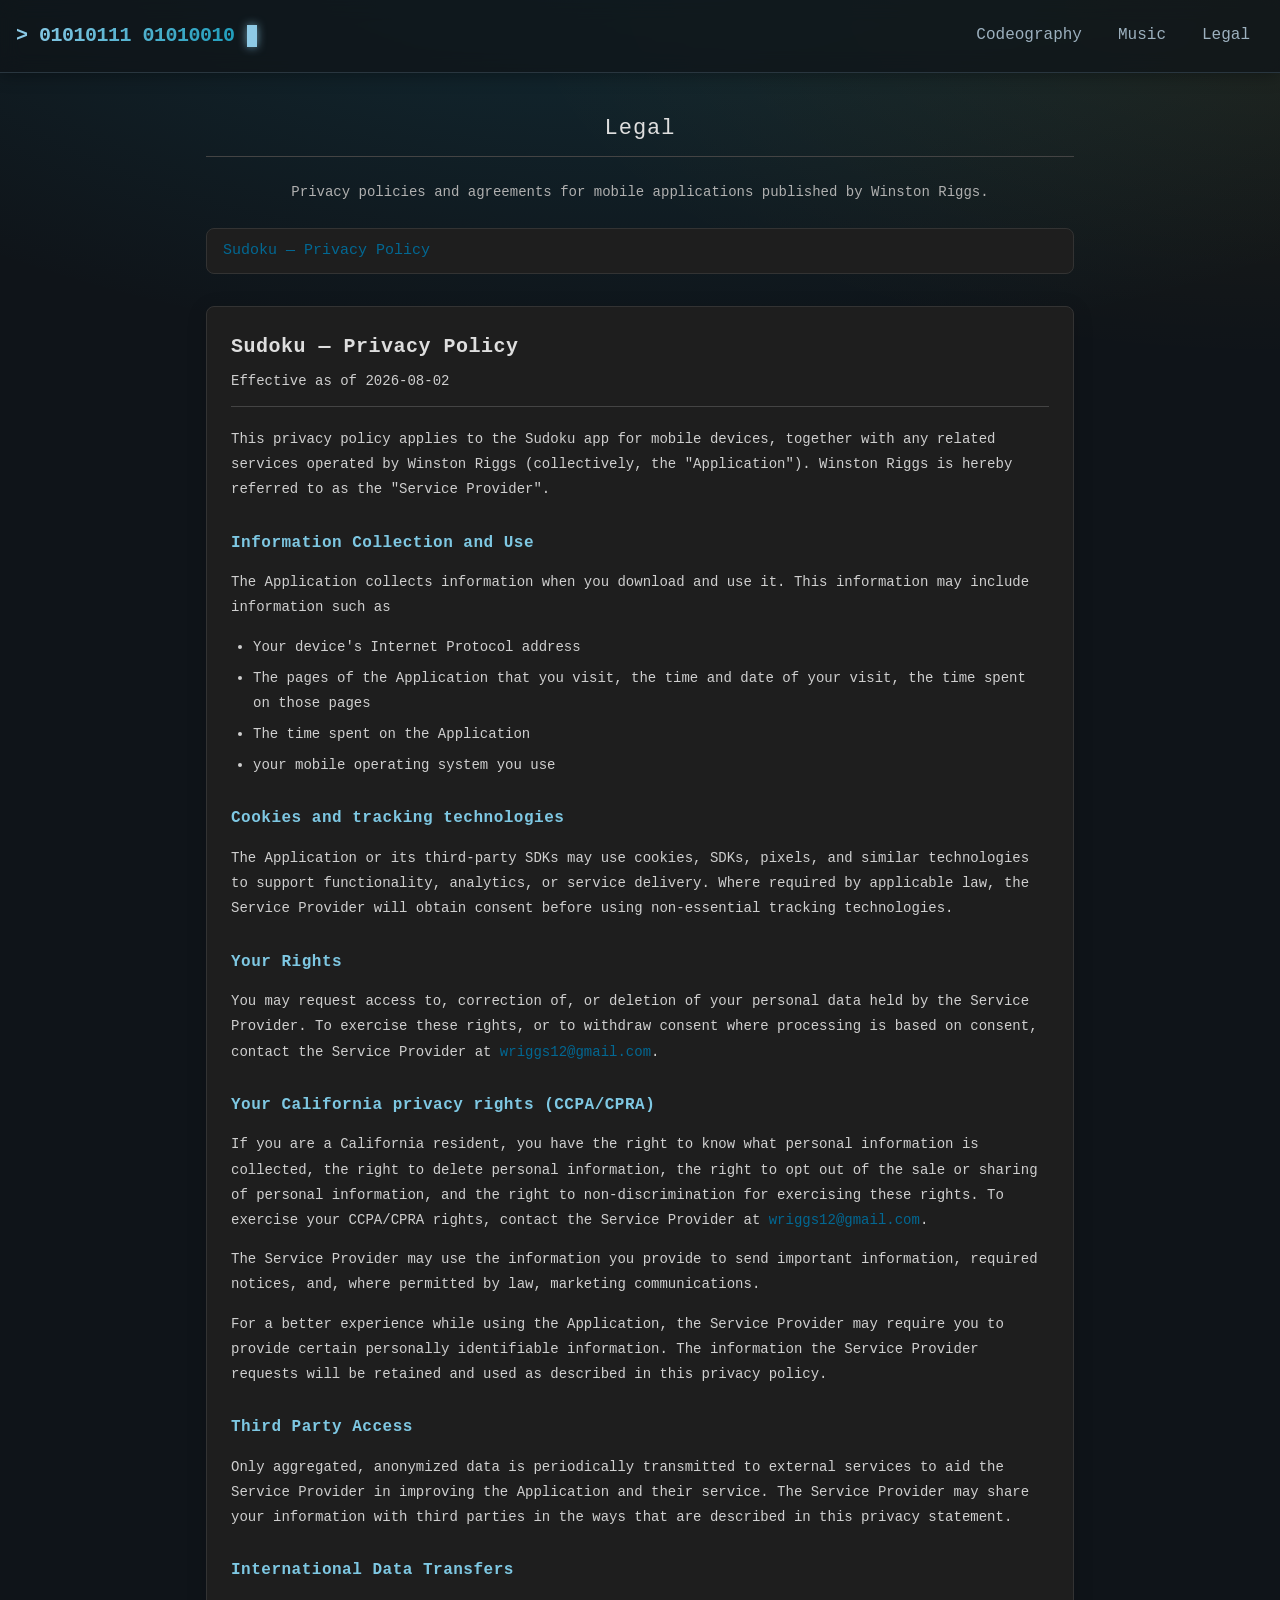
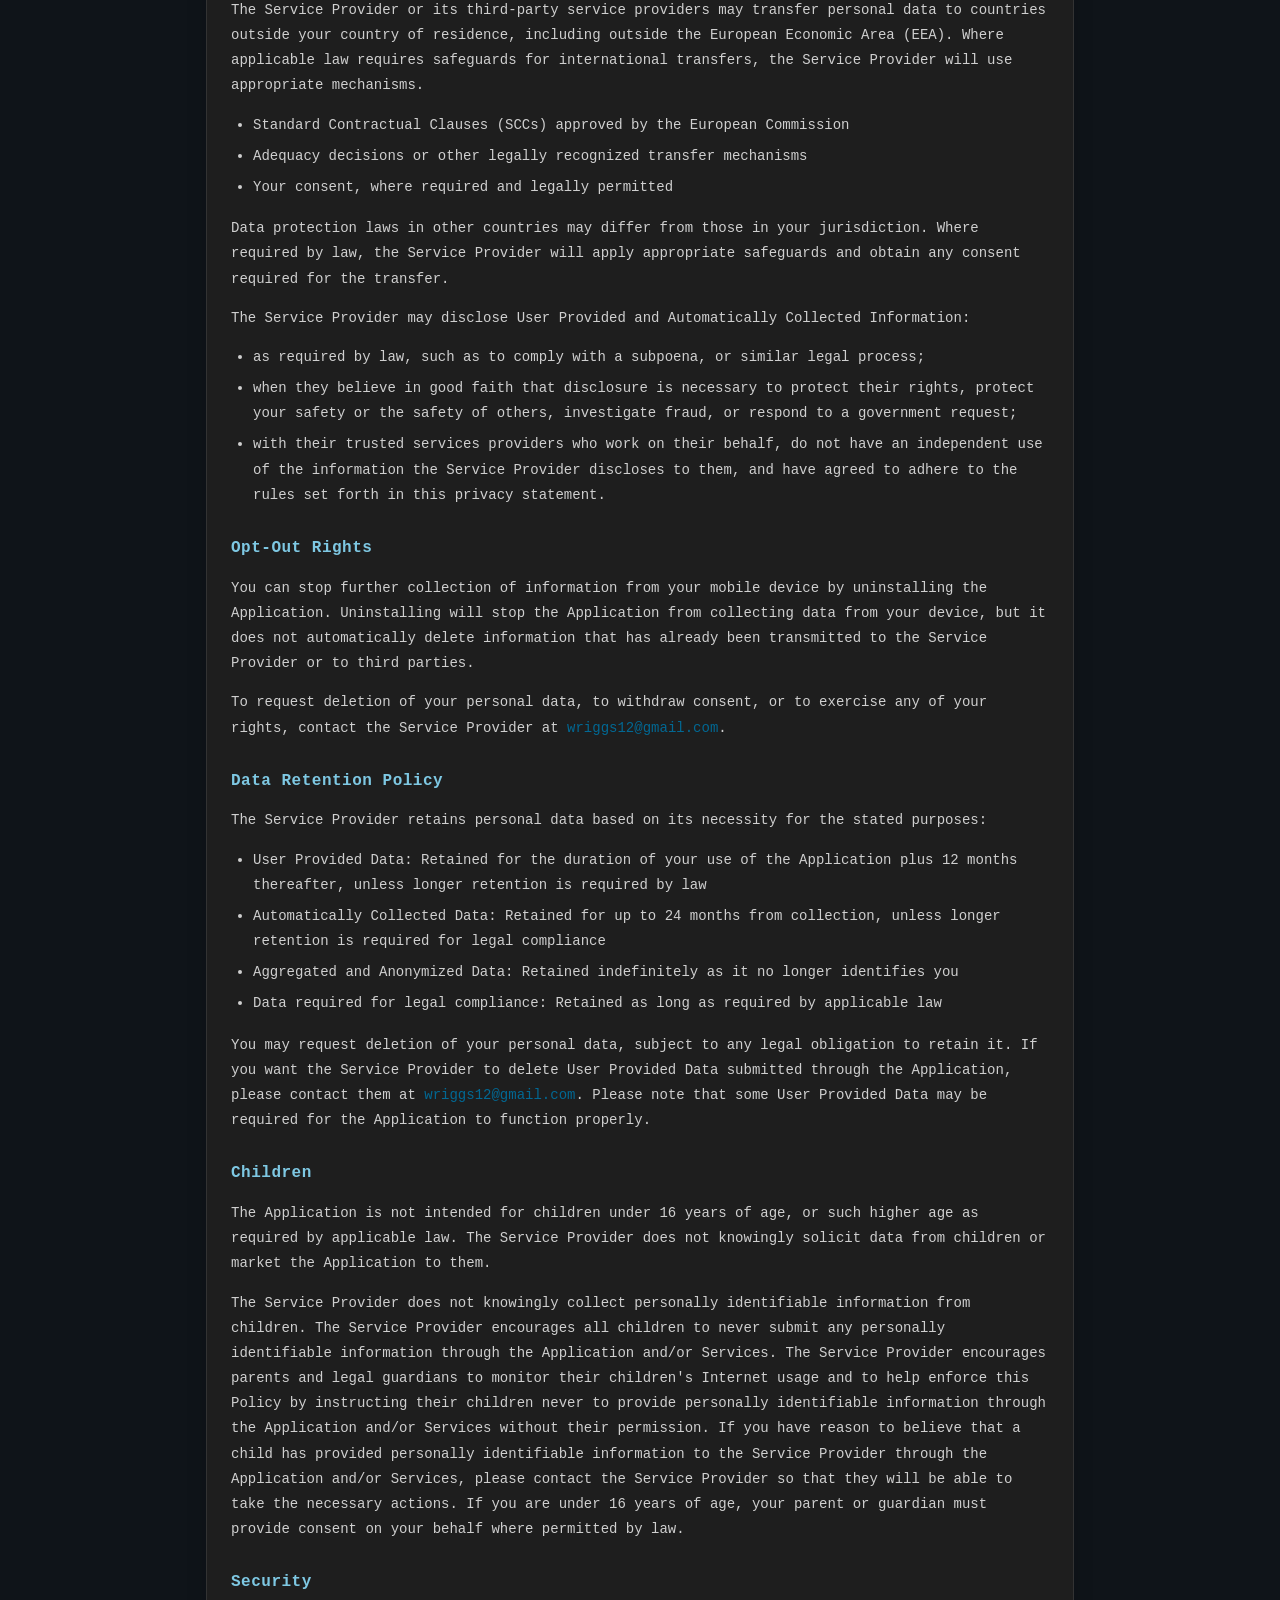
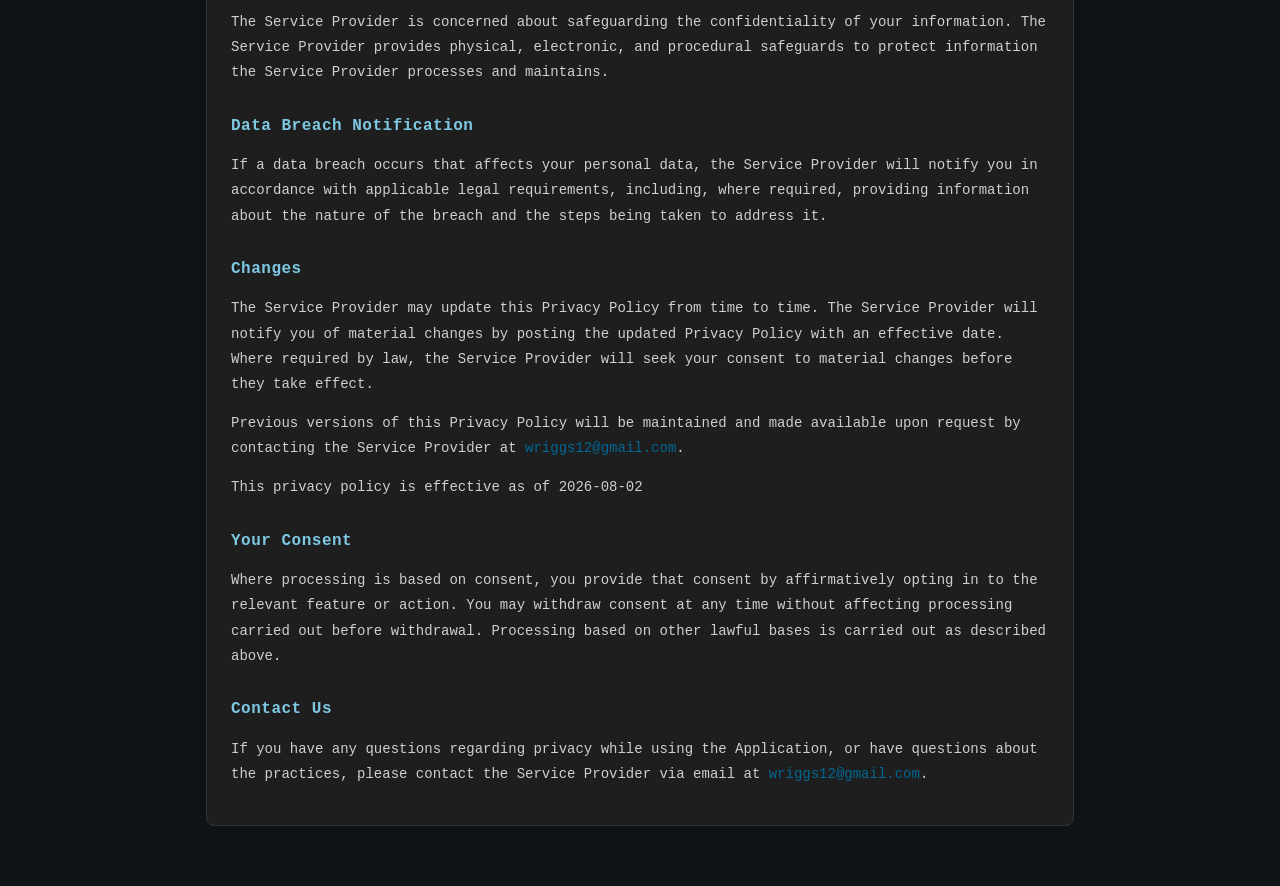
<file: legal.html>
<!DOCTYPE html>
<html lang="en">

<head>
  <title>Legal - Winston Riggs</title>

  <meta charset="UTF-8">
  <meta name="viewport" content="width=device-width, initial-scale=1.0">
  <meta name="description"
    content="Privacy policies and legal agreements for mobile applications published by Winston Riggs.">
  <meta name="author" content="Winston Riggs">

  <link rel="stylesheet" href="styles/styles.css">
  <link rel="stylesheet" href="https://cdnjs.cloudflare.com/ajax/libs/font-awesome/4.7.0/css/font-awesome.min.css">
  <link rel="icon" type="image/x-icon" href="assets/images/favicon.ico">
</head>

<body>
  <header>
    <div class="header">
      <div class="logo">
        <a href="index.html">
          <span class="logo_text">> 01010111 01010010</span>
          <span class="logo_cursor"></span>
        </a>
      </div>
      <input class="nav-toggle" type="checkbox" id="nav-toggle">
      <label class="nav-burger" for="nav-toggle" aria-label="Menu"></label>
      <div class="navbar">
        <a href="codeography.html">Codeography</a>
        <a href="music.html">Music</a>
        <a href="legal.html">Legal</a>
      </div>
    </div>
  </header>
  <main>
    <section class="legal-section">
      <h2>Legal</h2>
      <p class="legal-intro">Privacy policies and agreements for mobile applications published by Winston Riggs.</p>

      <nav class="legal-index" aria-label="Applications">
        <a href="#sudoku-privacy">Sudoku &mdash; Privacy Policy</a>
      </nav>

      <article class="legal-doc" id="sudoku-privacy">
        <header class="legal-doc-header">
          <h3>Sudoku &mdash; Privacy Policy</h3>
          <p class="legal-effective">Effective as of <time datetime="2026-08-02">2026-08-02</time></p>
        </header>

        <p>This privacy policy applies to the Sudoku app for mobile devices, together with any related services operated
          by Winston Riggs (collectively, the "Application"). Winston Riggs is hereby referred to as the "Service
          Provider".</p>

        <h4>Information Collection and Use</h4>
        <p>The Application collects information when you download and use it. This information may include information
          such as</p>
        <ul>
          <li>Your device's Internet Protocol address</li>
          <li>The pages of the Application that you visit, the time and date of your visit, the time spent on those
            pages</li>
          <li>The time spent on the Application</li>
          <li>your mobile operating system you use</li>
        </ul>

        <h4>Cookies and tracking technologies</h4>
        <p>The Application or its third-party SDKs may use cookies, SDKs, pixels, and similar technologies to support
          functionality, analytics, or service delivery. Where required by applicable law, the Service Provider will
          obtain consent before using non-essential tracking technologies.</p>

        <h4>Your Rights</h4>
        <p>You may request access to, correction of, or deletion of your personal data held by the Service Provider. To
          exercise these rights, or to withdraw consent where processing is based on consent, contact the Service
          Provider at <a href="mailto:wriggs12@gmail.com">wriggs12@gmail.com</a>.</p>

        <h4>Your California privacy rights (CCPA/CPRA)</h4>
        <p>If you are a California resident, you have the right to know what personal information is collected, the
          right to delete personal information, the right to opt out of the sale or sharing of personal information, and
          the right to non-discrimination for exercising these rights. To exercise your CCPA/CPRA rights, contact the
          Service Provider at <a href="mailto:wriggs12@gmail.com">wriggs12@gmail.com</a>.</p>

        <p>The Service Provider may use the information you provide to send important information, required notices,
          and, where permitted by law, marketing communications.</p>

        <p>For a better experience while using the Application, the Service Provider may require you to provide certain
          personally identifiable information. The information the Service Provider requests will be retained and used
          as described in this privacy policy.</p>

        <h4>Third Party Access</h4>
        <p>Only aggregated, anonymized data is periodically transmitted to external services to aid the Service Provider
          in improving the Application and their service. The Service Provider may share your information with third
          parties in the ways that are described in this privacy statement.</p>

        <h4>International Data Transfers</h4>
        <p>The Service Provider or its third-party service providers may transfer personal data to countries outside
          your country of residence, including outside the European Economic Area (EEA). Where applicable law requires
          safeguards for international transfers, the Service Provider will use appropriate mechanisms.</p>
        <ul>
          <li>Standard Contractual Clauses (SCCs) approved by the European Commission</li>
          <li>Adequacy decisions or other legally recognized transfer mechanisms</li>
          <li>Your consent, where required and legally permitted</li>
        </ul>
        <p>Data protection laws in other countries may differ from those in your jurisdiction. Where required by law,
          the Service Provider will apply appropriate safeguards and obtain any consent required for the transfer.</p>

        <p>The Service Provider may disclose User Provided and Automatically Collected Information:</p>
        <ul>
          <li>as required by law, such as to comply with a subpoena, or similar legal process;</li>
          <li>when they believe in good faith that disclosure is necessary to protect their rights, protect your safety
            or the safety of others, investigate fraud, or respond to a government request;</li>
          <li>with their trusted services providers who work on their behalf, do not have an independent use of the
            information the Service Provider discloses to them, and have agreed to adhere to the rules set forth in this
            privacy statement.</li>
        </ul>

        <h4>Opt-Out Rights</h4>
        <p>You can stop further collection of information from your mobile device by uninstalling the Application.
          Uninstalling will stop the Application from collecting data from your device, but it does not automatically
          delete information that has already been transmitted to the Service Provider or to third parties.</p>
        <p>To request deletion of your personal data, to withdraw consent, or to exercise any of your rights, contact
          the Service Provider at <a href="mailto:wriggs12@gmail.com">wriggs12@gmail.com</a>.</p>

        <h4>Data Retention Policy</h4>
        <p>The Service Provider retains personal data based on its necessity for the stated purposes:</p>
        <ul>
          <li>User Provided Data: Retained for the duration of your use of the Application plus 12 months thereafter,
            unless longer retention is required by law</li>
          <li>Automatically Collected Data: Retained for up to 24 months from collection, unless longer retention is
            required for legal compliance</li>
          <li>Aggregated and Anonymized Data: Retained indefinitely as it no longer identifies you</li>
          <li>Data required for legal compliance: Retained as long as required by applicable law</li>
        </ul>
        <p>You may request deletion of your personal data, subject to any legal obligation to retain it. If you want the
          Service Provider to delete User Provided Data submitted through the Application, please contact them at
          <a href="mailto:wriggs12@gmail.com">wriggs12@gmail.com</a>. Please note that some User Provided Data may be
          required for the Application to function properly.
        </p>

        <h4>Children</h4>
        <p>The Application is not intended for children under 16 years of age, or such higher age as required by
          applicable law. The Service Provider does not knowingly solicit data from children or market the Application
          to them.</p>
        <p>The Service Provider does not knowingly collect personally identifiable information from children. The
          Service Provider encourages all children to never submit any personally identifiable information through the
          Application and/or Services. The Service Provider encourages parents and legal guardians to monitor their
          children's Internet usage and to help enforce this Policy by instructing their children never to provide
          personally identifiable information through the Application and/or Services without their permission. If you
          have reason to believe that a child has provided personally identifiable information to the Service Provider
          through the Application and/or Services, please contact the Service Provider so that they will be able to take
          the necessary actions. If you are under 16 years of age, your parent or guardian must provide consent on your
          behalf where permitted by law.</p>

        <h4>Security</h4>
        <p>The Service Provider is concerned about safeguarding the confidentiality of your information. The Service
          Provider provides physical, electronic, and procedural safeguards to protect information the Service Provider
          processes and maintains.</p>

        <h4>Data Breach Notification</h4>
        <p>If a data breach occurs that affects your personal data, the Service Provider will notify you in accordance
          with applicable legal requirements, including, where required, providing information about the nature of the
          breach and the steps being taken to address it.</p>

        <h4>Changes</h4>
        <p>The Service Provider may update this Privacy Policy from time to time. The Service Provider will notify you
          of material changes by posting the updated Privacy Policy with an effective date. Where required by law, the
          Service Provider will seek your consent to material changes before they take effect.</p>
        <p>Previous versions of this Privacy Policy will be maintained and made available upon request by contacting the
          Service Provider at <a href="mailto:wriggs12@gmail.com">wriggs12@gmail.com</a>.</p>
        <p>This privacy policy is effective as of 2026-08-02</p>

        <h4>Your Consent</h4>
        <p>Where processing is based on consent, you provide that consent by affirmatively opting in to the relevant
          feature or action. You may withdraw consent at any time without affecting processing carried out before
          withdrawal. Processing based on other lawful bases is carried out as described above.</p>

        <h4>Contact Us</h4>
        <p>If you have any questions regarding privacy while using the Application, or have questions about the
          practices, please contact the Service Provider via email at
          <a href="mailto:wriggs12@gmail.com">wriggs12@gmail.com</a>.
        </p>
      </article>
    </section>
  </main>
</body>

</html>
</file>
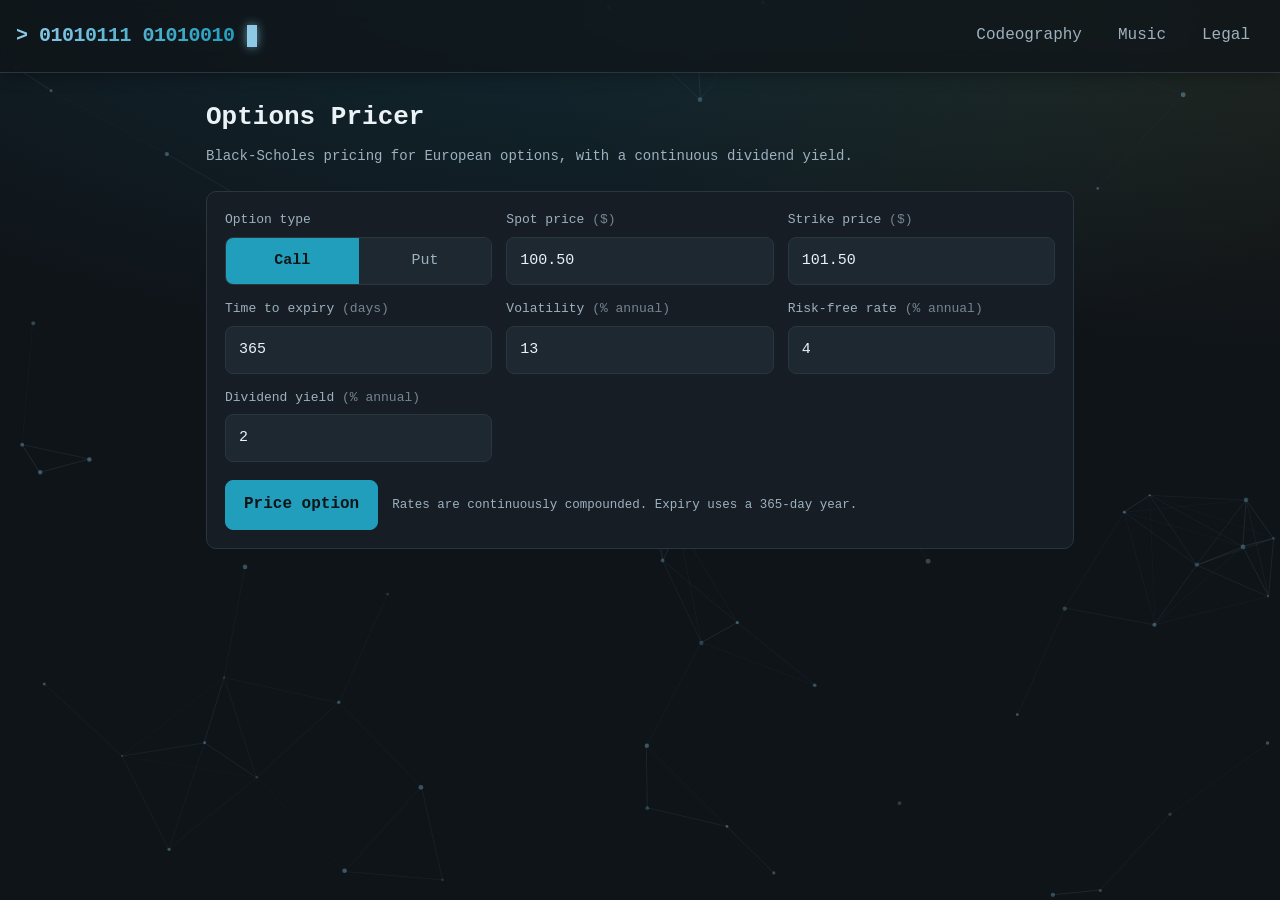
<file: options.html>
<!DOCTYPE html>
<html lang="en">

<head>
  <title>Options Pricer - Winston Riggs</title>

  <meta charset="UTF-8">
  <meta name="viewport" content="width=device-width, initial-scale=1.0">
  <meta name="description"
    content="Black-Scholes options pricer. Computes European call and put prices and the full set of Greeks.">
  <meta name="author" content="Winston Riggs">

  <link rel="stylesheet" href="styles/styles.css">
  <link rel="stylesheet" href="https://cdnjs.cloudflare.com/ajax/libs/font-awesome/4.7.0/css/font-awesome.min.css">
  <link rel="icon" type="image/x-icon" href="assets/images/favicon.ico">

  <style>
    /* styles.css sets box-sizing on a few selectors only, never globally */
    .op,
    .op *,
    .op *::before,
    .op *::after {
      box-sizing: border-box;
    }

    .op {
      --bad: #ff6b6b;
      max-width: 900px;
      margin: 0 auto;
      padding: 24px 16px 80px;
    }

    .op h1 {
      font-size: 26px;
      margin: 0 0 6px;
      color: var(--text-1);
    }

    .op h2 {
      font-size: 17px;
      margin: 32px 0 12px;
      color: var(--brand);
    }

    .op .lede {
      color: var(--text-2);
      margin: 0 0 24px;
      font-size: 14px;
    }

    .op .card {
      background: var(--surface);
      border: 1px solid var(--border);
      border-radius: 10px;
      padding: 18px;
    }

    .op .fields {
      display: grid;
      grid-template-columns: repeat(auto-fill, minmax(200px, 1fr));
      gap: 14px;
    }

    .op label {
      display: block;
      font-size: 13px;
      color: var(--text-2);
      margin-bottom: 6px;
    }

    .op label .unit {
      opacity: .7;
    }

    .op input {
      width: 100%;
      padding: 11px 13px;
      font: inherit;
      font-size: 15px;
      font-variant-numeric: tabular-nums;
      border-radius: 8px;
      border: 1px solid var(--border);
      background: var(--surface-2);
      color: var(--text-1);
    }

    .op input:focus {
      outline: 2px solid var(--brand);
      outline-offset: -1px;
    }

    .op input[aria-invalid="true"] {
      border-color: var(--bad);
    }

    .op button {
      font: inherit;
      cursor: pointer;
      border-radius: 8px;
      border: 1px solid var(--border);
      background: var(--surface-2);
      color: var(--text-1);
      padding: 11px 18px;
    }

    .op button.primary {
      background: var(--brand-deep);
      border-color: var(--brand-deep);
      color: var(--bg);
      font-weight: 700;
    }

    .op button:disabled {
      opacity: .5;
      cursor: default;
    }

    /* call / put segmented toggle */
    .op .seg {
      display: flex;
      border: 1px solid var(--border);
      border-radius: 8px;
      overflow: hidden;
    }

    .op .seg input {
      position: absolute;
      opacity: 0;
      pointer-events: none;
    }

    .op .seg label {
      flex: 1;
      margin: 0;
      text-align: center;
      padding: 11px 0;
      font-size: 15px;
      cursor: pointer;
      background: var(--surface-2);
      color: var(--text-2);
    }

    .op .seg input:checked+label {
      background: var(--brand-deep);
      color: var(--bg);
      font-weight: 700;
    }

    .op .seg input:focus-visible+label {
      outline: 2px solid var(--brand);
      outline-offset: -2px;
    }

    .op .actions {
      display: flex;
      align-items: center;
      gap: 14px;
      margin-top: 18px;
      flex-wrap: wrap;
    }

    .op .hint {
      font-size: 12.5px;
      color: var(--text-2);
      margin: 0;
    }

    .op .err {
      color: var(--bad);
      font-size: 13.5px;
      margin-top: 12px;
    }

    .op .hidden {
      display: none;
    }

    /* results */
    .op .price {
      display: flex;
      align-items: baseline;
      gap: 12px;
      flex-wrap: wrap;
    }

    .op .price .v {
      font-size: 34px;
      font-weight: 700;
      color: var(--text-1);
      font-variant-numeric: tabular-nums;
    }

    .op .price .k {
      font-size: 13px;
      color: var(--text-2);
    }

    .op .greeks {
      display: grid;
      grid-template-columns: repeat(auto-fill, minmax(150px, 1fr));
      gap: 10px;
      margin-top: 16px;
    }

    .op .greek {
      background: var(--surface-2);
      border: 1px solid var(--border);
      border-radius: 8px;
      padding: 12px 14px;
    }

    .op .greek .k {
      font-size: 11px;
      letter-spacing: .06em;
      text-transform: uppercase;
      color: var(--text-2);
      font-weight: 700;
    }

    .op .greek .v {
      display: block;
      font-size: 20px;
      font-weight: 700;
      color: var(--text-1);
      margin-top: 4px;
      font-variant-numeric: tabular-nums;
    }

    .op .greek .u {
      display: block;
      font-size: 12px;
      color: var(--text-2);
      margin-top: 2px;
    }

    @media (max-width: 576px) {
      .op {
        padding: 20px 12px 64px;
      }

      .op h1 {
        font-size: 22px;
      }

      .op .actions button {
        width: 100%;
      }
    }
  </style>
</head>

<body>
  <canvas id="particles-bg" aria-hidden="true"></canvas>

  <header>
    <div class="header">
      <div class="logo">
        <a href="index.html">
          <span class="logo_text">> 01010111 01010010</span>
          <span class="logo_cursor"></span>
        </a>
      </div>
      <input class="nav-toggle" type="checkbox" id="nav-toggle">
      <label class="nav-burger" for="nav-toggle" aria-label="Menu"></label>
      <div class="navbar">
        <a href="codeography.html">Codeography</a>
        <a href="music.html">Music</a>
        <a href="legal.html">Legal</a>
      </div>
    </div>
  </header>

  <main>
    <div class="op">
      <h1>Options Pricer</h1>
      <p class="lede">Black-Scholes pricing for European options, with a continuous dividend yield.</p>

      <form class="card" id="form" novalidate>
        <div class="fields">
          <div>
            <label>Option type</label>
            <div class="seg" role="radiogroup" aria-label="Option type">
              <input type="radio" name="type" id="t-call" value="call" checked>
              <label for="t-call">Call</label>
              <input type="radio" name="type" id="t-put" value="put">
              <label for="t-put">Put</label>
            </div>
          </div>
          <div>
            <label for="spot">Spot price <span class="unit">($)</span></label>
            <input id="spot" type="number" inputmode="decimal" step="any" min="0" value="100.50">
          </div>
          <div>
            <label for="strike">Strike price <span class="unit">($)</span></label>
            <input id="strike" type="number" inputmode="decimal" step="any" min="0" value="101.50">
          </div>
          <div>
            <label for="days">Time to expiry <span class="unit">(days)</span></label>
            <input id="days" type="number" inputmode="decimal" step="any" min="0" value="365">
          </div>
          <div>
            <label for="vol">Volatility <span class="unit">(% annual)</span></label>
            <input id="vol" type="number" inputmode="decimal" step="any" min="0" value="13">
          </div>
          <div>
            <label for="rate">Risk-free rate <span class="unit">(% annual)</span></label>
            <input id="rate" type="number" inputmode="decimal" step="any" value="4">
          </div>
          <div>
            <label for="div">Dividend yield <span class="unit">(% annual)</span></label>
            <input id="div" type="number" inputmode="decimal" step="any" value="2">
          </div>
        </div>

        <div class="actions">
          <button class="primary" type="submit" id="go">Price option</button>
          <p class="hint">Rates are continuously compounded. Expiry uses a 365-day year.</p>
        </div>
        <div class="err hidden" id="err" role="alert"></div>
      </form>

      <section id="results" class="hidden" aria-live="polite">
        <h2>Result</h2>
        <div class="card">
          <div class="price">
            <span class="v" id="r-price"></span>
            <span class="k" id="r-label"></span>
          </div>
          <div class="greeks" id="r-greeks"></div>
        </div>
      </section>
    </div>
  </main>

  <script src="scripts/particles.js" defer></script>
  <script>
    // Base URL of the Rust pricing service (~/rust-service). Local dev talks to
    // `cargo run`; set PROD_API once the service is deployed.
    const PROD_API = '';
    const API = ['localhost', '127.0.0.1', ''].includes(location.hostname)
      ? 'http://127.0.0.1:3000'
      : PROD_API;

    const $ = id => document.getElementById(id);
    const form = $('form');
    const errBox = $('err');

    // [input id, request field, scale, must be positive, display name]
    const FIELDS = [
      ['spot', 'spot_price', 1, true, 'Spot price'],
      ['strike', 'strike_price', 1, true, 'Strike price'],
      ['days', 'time_to_expiration', 1 / 365, true, 'Time to expiry'],
      ['vol', 'volatility', 1 / 100, true, 'Volatility'],
      ['rate', 'risk_free_rate', 1 / 100, false, 'Risk-free rate'],
      ['div', 'dividend_yield', 1 / 100, false, 'Dividend yield'],
    ];

    function showError(msg) {
      errBox.textContent = msg;
      errBox.classList.toggle('hidden', !msg);
    }

    function readForm() {
      const body = { option_type: form.type.value };
      const problems = [];
      for (const [id, key, scale, positive, name] of FIELDS) {
        const el = $(id);
        const n = el.value.trim() === '' ? NaN : Number(el.value);
        const bad = !Number.isFinite(n) || (positive && n <= 0);
        el.setAttribute('aria-invalid', bad);
        if (bad) problems.push(positive ? `${name} must be greater than 0.` : `${name} must be a number.`);
        body[key] = n * scale;
      }
      return { body, problems };
    }

    async function price(body) {
      if (!API) throw new Error('The pricing service is not deployed yet.');
      let res;
      try {
        res = await fetch(`${API}/price`, {
          method: 'POST',
          headers: { 'content-type': 'application/json' },
          body: JSON.stringify(body),
        });
      } catch {
        throw new Error('Could not reach the pricing service. Is it running?');
      }
      const text = await res.text();
      if (!res.ok) {
        // 422s are either {"error": "..."} or Axum's plain-text message
        let msg = text;
        try { msg = JSON.parse(text).error || text; } catch { }
        throw new Error(msg || `Pricing service returned ${res.status}.`);
      }
      return JSON.parse(text);
    }

    const fmt = (n, d = 4) => n.toLocaleString(undefined, { minimumFractionDigits: d, maximumFractionDigits: d });

    function render(r, type) {
      $('r-price').textContent = `$${fmt(r.price)}`;
      $('r-label').textContent = `${type === 'call' ? 'Call' : 'Put'} premium per share`;
      // The service returns raw partials; rescale to the conventional units.
      const greeks = [
        ['Delta', r.delta, 'per $1 in spot'],
        ['Gamma', r.gamma, 'delta per $1 in spot'],
        ['Theta', r.theta / 365, 'per calendar day'],
        ['Vega', r.vega / 100, 'per 1 vol point'],
        ['Rho', r.rho / 100, 'per 1% in rate'],
      ];
      $('r-greeks').innerHTML = greeks.map(([k, v, u]) =>
        `<div class="greek"><span class="k">${k}</span><span class="v">${fmt(v)}</span><span class="u">${u}</span></div>`
      ).join('');
      $('results').classList.remove('hidden');
    }

    form.addEventListener('submit', async e => {
      e.preventDefault();
      const { body, problems } = readForm();
      if (problems.length) return showError(problems.join(' '));

      showError('');
      const btn = $('go');
      btn.disabled = true;
      btn.textContent = 'Pricing…';
      try {
        render(await price(body), body.option_type);
      } catch (err) {
        showError(err.message);
      } finally {
        btn.disabled = false;
        btn.textContent = 'Price option';
      }
    });
  </script>
</body>

</html>
</file>
<file: styles/styles.css>
:root {
  --bg: #0f1419;
  --surface: #161d24;
  --surface-2: #1d2831;
  --border: #29363f;

  --text-1: #eaf2f6;
  --text-2: #9db1bf;

  --brand: #8ecae6;
  --brand-deep: #219ebc;
  --brand-dark: var(--brand-dark);
  --accent: #ffb703;
  --accent-warm: #fb8500;
  --success: var(--success);
  --danger: var(--danger);
}

body {
  margin: 0;
  padding: 0;
  font-family: 'Courier Prime', 'Courier New', monospace;
  background-color: var(--bg);
  background-image:
    radial-gradient(ellipse 80% 50% at 50% -10%, rgba(33, 158, 188, 0.18), transparent),
    radial-gradient(ellipse 60% 40% at 100% 0%, rgba(255, 183, 3, 0.07), transparent);
  background-attachment: fixed;
  color: var(--text-1);
  line-height: 1.6;
}

#particles-bg {
  position: fixed;
  top: 0;
  left: 0;
  width: 100%;
  height: 100%;
  z-index: -1;
  pointer-events: none;
}

.header {
  display: flex;
  justify-content: space-between;
  align-items: center;
  padding: 12px 16px;
  background-color: rgba(15, 20, 25, 0.75);
  backdrop-filter: blur(10px);
  -webkit-backdrop-filter: blur(10px);
  border-bottom: 1px solid var(--border);
  box-shadow: 0 2px 16px rgba(0, 0, 0, 0.35);
  position: sticky;
  top: 0;
  z-index: 100;
  flex-wrap: wrap;
}

.navbar {
  display: flex;
  flex-wrap: wrap;
  margin: 0;
  gap: 4px;
}

.navbar a {
  color: var(--text-2);
  padding: 8px 12px;
  text-decoration: none;
  font-size: 16px;
  border-radius: 4px;
  transition: all 0.2s ease;
}

.navbar a:hover {
  color: var(--brand);
  background-color: rgba(142, 202, 230, 0.1);
}

.logo {
  display: flex;
  font-size: 18px;
  align-items: center;
  gap: 8px;
  margin: 8px 0;
}

.logo a {
  text-decoration: none;
  color: white;
  font-weight: 700;
}

.logo_text {
  font-weight: 600;
  letter-spacing: -0.5px;
  background: linear-gradient(90deg, var(--brand) 0%, var(--brand-deep) 100%);
  -webkit-background-clip: text;
  background-clip: text;
  color: transparent;
}

.logo_cursor {
  width: 10px;
  height: 22px;
  background: var(--brand);
  box-shadow: 0 0 10px rgba(142, 202, 230, 0.7);
  display: inline-block;
  animation: cursor-blink 1.2s steps(1) infinite;
  vertical-align: middle;
  border-radius: 0;
}

@keyframes cursor-blink {

  0%,
  100% {
    opacity: 1;
  }

  50% {
    opacity: 0;
  }
}

.home {
  box-sizing: border-box;
  width: 90%;
  max-width: 1200px;
  margin: 0 auto;
  padding: 24px 16px;
}

/* Row layout for working and todo sections */
.working-todo-row {
  display: flex;
  flex-direction: column;
  gap: 24px;
  margin-bottom: 24px;
}

@media (min-width: 768px) {
  .working-todo-row {
    flex-direction: row;
  }

  .working-todo-row .working,
  .working-todo-row .todo {
    flex: 1;
    margin-bottom: 0;
  }
}

.bio {
  font-size: 18px;
  line-height: 1.8;
  margin-bottom: 24px;
  display: flex;
  flex-direction: column-reverse;
  align-items: center;
  gap: 28px;
}

.bio-text-col {
  flex: 1;
  min-width: 0;
}

.bio-title {
  font-size: 34px;
  line-height: 1.25;
  font-weight: 700;
  margin: 0;
  letter-spacing: -0.5px;
}

.bio-name {
  color: var(--brand);
}

.bio-role {
  margin: 6px 0 18px;
  font-size: 16px;
  letter-spacing: 2px;
  text-transform: uppercase;
  color: var(--accent);
}

.bio-text {
  margin: 0;
  color: var(--text-2);
}

.headshot {
  flex: none;
  width: 160px;
  height: 160px;
  border-radius: 50%;
  object-fit: cover;
  border: 2px solid var(--brand);
  box-shadow: 0 0 0 6px rgba(142, 202, 230, 0.08), 0 8px 28px rgba(0, 0, 0, 0.45);
}

.headshot--placeholder {
  display: flex;
  align-items: center;
  justify-content: center;
  font-size: 44px;
  font-weight: 700;
  letter-spacing: 2px;
  color: var(--brand);
  background: linear-gradient(140deg, var(--surface-2), rgba(2, 104, 147, 0.35));
  border-style: dashed;
  box-sizing: border-box;
}

@media (min-width: 768px) {
  .bio {
    flex-direction: row;
    align-items: center;
    gap: 36px;
  }

  .bio-title {
    font-size: 40px;
  }

  .headshot {
    width: 190px;
    height: 190px;
  }
}

.socials {
  display: flex;
  flex-direction: row;
  align-items: center;
  gap: 20px;
  padding-top: 22px;
}

.socials a {
  font-size: 28px;
  text-decoration: none;
  transition: transform 0.25s ease, filter 0.25s ease;
}

.socials a:hover {
  transform: translateY(-3px) scale(1.08);
  filter: brightness(1.15);
}

.socials .fa-github {
  color: #e6edf3;
}

.socials .fa-linkedin {
  color: #1d8ce0;
}

/* Instagram's brand mark is a gradient — paint it onto the glyph itself */
.socials .fa-instagram {
  background: linear-gradient(45deg, #f9a03f 5%, #e8683c 25%, #dc2743 50%, #cc2366 75%, #a33bb5 95%);
  -webkit-background-clip: text;
  background-clip: text;
  color: transparent;
}

.bio,
.working,
.todo,
.options {
  --card-accent: var(--brand);
  position: relative;
  overflow: hidden;
  width: 100%;
  padding: 24px 20px;
  border-radius: 10px;
  margin-bottom: 24px;
  background-image: linear-gradient(160deg, rgba(29, 40, 49, 0.92) 0%, rgba(22, 29, 36, 0.92) 100%);
  box-shadow: 0 4px 24px rgba(0, 0, 0, 0.28);
  border: 1px solid var(--border);
  box-sizing: border-box;
  transition: border-color 0.25s ease, box-shadow 0.25s ease, transform 0.25s ease;
}

/* Accent bar along the top of every card */
.bio::before,
.working::before,
.todo::before,
.options::before {
  content: "";
  position: absolute;
  top: 0;
  left: 0;
  right: 0;
  height: 3px;
  background: linear-gradient(90deg, var(--card-accent), transparent 85%);
}

.bio:hover,
.working:hover,
.todo:hover,
.options:hover {
  transform: translateY(-2px);
  border-color: color-mix(in srgb, var(--card-accent) 45%, var(--border));
  box-shadow: 0 8px 30px rgba(0, 0, 0, 0.38);
}

.working {
  --card-accent: var(--success);
}

.todo {
  --card-accent: var(--accent);
}

.options {
  --card-accent: var(--brand-deep);
}

/* Remove bottom margin when in row layout */
.working-todo-row .working,
.working-todo-row .todo {
  margin-bottom: 0;
}

.bio h2,
.working h2,
.todo h2,
.options h2 {
  display: inline-block;
  font-size: 20px;
  margin: 0 0 20px;
  color: var(--text-1);
  font-weight: 600;
  letter-spacing: 1.5px;
  text-transform: uppercase;
  border-bottom: 3px solid var(--card-accent);
  padding-bottom: 8px;
}

.working ul,
.todo ul {
  list-style: none;
  margin: 0;
  padding: 0;
}

.working li,
.todo li {
  position: relative;
  padding: 8px 0 8px 26px;
  color: var(--text-2);
  border-bottom: 1px solid rgba(41, 54, 63, 0.6);
  transition: color 0.2s ease, padding-left 0.2s ease;
}

.working li:last-child,
.todo li:last-child {
  border-bottom: none;
}

.working li::before,
.todo li::before {
  content: "▸";
  position: absolute;
  left: 4px;
  color: var(--card-accent);
}

.working li:hover,
.todo li:hover {
  color: var(--text-1);
  padding-left: 32px;
}

.options form {
  display: flex;
  flex-direction: column;
  color: var(--text-1);
  width: 100%;
  gap: 16px;
}

.options form label {
  display: block;
  margin-bottom: 8px;
  font-weight: normal;
  color: var(--text-2);
}

.options form input[type="number"] {
  width: 100%;
  padding: 10px 12px;
  margin-bottom: 16px;
  border: 1px solid var(--border);
  border-radius: 4px;
  font-size: 16px;
  font-family: 'Courier Prime', 'Courier New', monospace;
  background-color: var(--surface-2);
  color: var(--text-1);
  transition: border-color 0.3s;
  box-sizing: border-box;
}

.options form input[type="number"]:focus {
  border-color: var(--brand-dark);
  outline: none;
  box-shadow: 0 0 0 2px rgba(2, 104, 147, 0.2);
}

.options form input[type="submit"] {
  width: 100%;
  padding: 12px;
  background-color: var(--brand-dark);
  border: none;
  border-radius: 4px;
  color: white;
  font-size: 16px;
  font-family: 'Courier Prime', 'Courier New', monospace;
  cursor: pointer;
  text-align: center;
  transition: background-color 0.3s;
}

.options form input[type="submit"]:hover {
  background-color: var(--brand-deep);
}

.options form select {
  padding: 10px 12px;
  margin-bottom: 16px;
  border: 1px solid var(--border);
  border-radius: 4px;
  background-color: var(--surface-2);
  color: var(--text-1);
  font-size: 16px;
  font-family: 'Courier Prime', 'Courier New', monospace;
  cursor: pointer;
  width: 100%;
  box-sizing: border-box;
  appearance: none;
  background-image: url("data:image/svg+xml,%3Csvg xmlns='http://www.w3.org/2000/svg' width='16' height='16' viewBox='0 0 24 24' fill='none' stroke='%23f5f5f5' stroke-width='2' stroke-linecap='round' stroke-linejoin='round'%3E%3Cpath d='M6 9l6 6 6-6'/%3E%3C/svg%3E");
  background-repeat: no-repeat;
  background-position: right 12px center;
}

.options form select:focus {
  border-color: var(--brand-dark);
  outline: none;
}

.options form select option {
  background-color: var(--surface-2);
  color: var(--text-1);
  font-family: 'Courier Prime', 'Courier New', monospace;
}

#option-output,
#email-output {
  background-color: var(--surface-2);
  border-radius: 4px;
  color: var(--text-1);
  padding: 16px;
  margin-top: 16px;
  border: 1px solid var(--border);
  font-family: 'Courier Prime', 'Courier New', monospace;
}

.form-group {
  display: flex;
  flex-direction: column;
  margin-bottom: 16px;
  width: 100%;
}

/* Mobile-first approach */
@media (min-width: 576px) {
  .home {
    padding: 32px 24px;
  }

  .bio,
  .working,
  .todo,
  .options {
    padding: 24px 20px;
  }

  .navbar a {
    padding: 10px 14px;
  }
}

@media (min-width: 768px) {
  .form-group {
    flex-direction: row;
    align-items: center;
    gap: 16px;
  }

  .form-group label {
    width: 30%;
    margin-bottom: 0;
  }

  .form-group select,
  .form-group input {
    width: 70%;
    margin-bottom: 0;
  }

  .navbar {
    gap: 8px;
  }

  .logo {
    font-size: 20px;
  }

  .bio {
    font-size: 20px;
  }
}

/* Add typewriter styling for text content */
.bio p,
.working p,
.todo p {
  font-family: 'Courier Prime', 'Courier New', monospace;
  letter-spacing: 0.5px;
}

/* Improve readability of code blocks with typewriter font */
code,
pre {
  font-family: 'Courier Prime', 'Courier New', monospace;
  background-color: var(--surface-2);
  border-radius: 4px;
  padding: 2px 6px;
  font-size: 0.9em;
}

pre {
  padding: 16px;
  overflow-x: auto;
  white-space: pre-wrap;
}

/* Add some styling specifically for mobile viewports */
@media (max-width: 576px) {
  .header {
    padding: 10px;
  }

  /* .header direction/alignment and .navbar layout are set by the
     mobile-nav block at the end of this file, which collapses the
     links into a dropdown instead of stacking them under the logo. */

  .navbar a {
    font-size: 14px;
    padding: 8px 10px;
  }

  h2 {
    font-size: 20px;
  }

  /* Make sure the side-by-side sections stack properly on very small screens */
  .working-todo-row {
    flex-direction: column;
  }

  .working-todo-row .working,
  .working-todo-row .todo {
    width: 100%;
    margin-bottom: 24px;
  }

  .working-todo-row .todo:last-child {
    margin-bottom: 0;
  }
}

.stock-widget {
  width: 100%;
  max-width: 1200px;
  margin: 0 auto;
  padding: 20px 16px;
  border-radius: 8px;
  background-color: var(--surface);
  box-shadow: 0 4px 20px rgba(0, 0, 0, 0.15);
  border: 1px solid var(--border);
  box-sizing: border-box;
  margin-bottom: 24px;
  font-family: 'Courier Prime', 'Courier New', monospace;
  color: var(--text-1);
}

.stock-header {
  margin-bottom: 20px;
}

.stock-header h2 {
  text-align: center;
  font-size: 22px;
  margin-bottom: 20px;
  color: var(--text-1);
  font-weight: normal;
  letter-spacing: 1px;
  border-bottom: 1px solid var(--border);
  padding-bottom: 10px;
  width: 100%;
}

.stock-header p {
  color: var(--text-2);
  text-align: center;
}

.stock-controls {
  display: flex;
  gap: 10px;
  margin-bottom: 20px;
  justify-content: center;
}

.stock-controls button {
  padding: 12px;
  background-color: var(--brand-dark);
  color: white;
  border: none;
  border-radius: 4px;
  cursor: pointer;
  font-size: 16px;
  font-family: 'Courier Prime', 'Courier New', monospace;
  transition: background-color 0.3s;
}

.stock-controls button:hover {
  background-color: var(--brand-deep);
}

.stock-table {
  width: 100%;
  border-collapse: collapse;
  margin-top: 16px;
}

.stock-table th,
.stock-table td {
  padding: 12px;
  text-align: left;
  border-bottom: 1px solid var(--border);
  font-family: 'Courier Prime', 'Courier New', monospace;
}

.stock-table th {
  background-color: var(--surface-2);
  font-weight: normal;
  color: var(--text-2);
}

.stock-table tr:hover {
  background-color: rgba(2, 104, 147, 0.1);
}

.positive {
  color: var(--success);
}

.negative {
  color: var(--danger);
}

.codeography-section {
  box-sizing: border-box;
  width: 90%;
  max-width: 1200px;
  margin: 0 auto 40px;
  padding: 20px 16px;
  scroll-margin-top: 70px;
}

.codeography-section h2 {
  text-align: center;
  font-size: 22px;
  margin-bottom: 24px;
  color: var(--text-1);
  font-weight: normal;
  letter-spacing: 1px;
  border-bottom: 1px solid var(--border);
  padding-bottom: 10px;
}

.project-list {
  display: flex;
  flex-direction: column;
  gap: 16px;
}

.project-card {
  background-color: var(--surface);
  border: 1px solid var(--border);
  border-radius: 8px;
  padding: 20px 24px;
  box-shadow: 0 4px 20px rgba(0, 0, 0, 0.15);
  transition: border-color 0.2s ease;
}

.project-card:hover {
  border-color: var(--brand-dark);
}

.project-header {
  display: flex;
  align-items: baseline;
  flex-wrap: wrap;
  gap: 12px;
  margin-bottom: 10px;
}

.project-title {
  font-size: 17px;
  font-weight: 600;
  color: var(--brand-dark);
  text-decoration: none;
  letter-spacing: 0.3px;
}

.project-title:hover {
  color: var(--brand-deep);
  text-decoration: underline;
}

.project-tags {
  display: flex;
  flex-wrap: wrap;
  gap: 6px;
}

.tag {
  font-size: 11px;
  padding: 2px 8px;
  border-radius: 4px;
  background-color: rgba(2, 104, 147, 0.15);
  color: var(--brand);
  border: 1px solid rgba(2, 104, 147, 0.3);
  letter-spacing: 0.5px;
}

.project-blurb {
  color: var(--text-2);
  font-size: 14px;
  line-height: 1.7;
  margin: 0;
}

.legal-section {
  box-sizing: border-box;
  width: 90%;
  max-width: 900px;
  margin: 0 auto 40px;
  padding: 20px 16px;
  scroll-margin-top: 70px;
}

.legal-section h2 {
  text-align: center;
  font-size: 22px;
  margin-bottom: 24px;
  color: #dedede;
  font-weight: normal;
  letter-spacing: 1px;
  border-bottom: 1px solid #444;
  padding-bottom: 10px;
}

.legal-intro {
  color: #b0b0b0;
  text-align: center;
  font-size: 14px;
  margin-bottom: 24px;
}

.legal-index {
  display: flex;
  flex-direction: column;
  gap: 8px;
  margin-bottom: 32px;
}

.legal-index a {
  color: #026893;
  text-decoration: none;
  font-size: 15px;
  padding: 10px 16px;
  border: 1px solid #333;
  border-radius: 8px;
  background-color: #1e1e1e;
  transition: border-color 0.2s ease, color 0.2s ease;
}

.legal-index a:hover {
  border-color: #026893;
  color: #0284c7;
}

.legal-doc {
  background-color: #1e1e1e;
  border: 1px solid #333;
  border-radius: 8px;
  padding: 24px;
  box-shadow: 0 4px 20px rgba(0, 0, 0, 0.15);
  scroll-margin-top: 80px;
}

.legal-doc-header {
  border-bottom: 1px solid #444;
  padding-bottom: 12px;
  margin-bottom: 20px;
}

.legal-doc-header h3 {
  font-size: 20px;
  font-weight: 600;
  color: #dedede;
  letter-spacing: 0.5px;
  margin: 0;
}

.legal-effective {
  color: #b0b0b0;
  font-size: 13px;
  margin: 6px 0 0;
}

.legal-doc h4 {
  font-size: 16px;
  font-weight: 600;
  color: #7ec8e3;
  letter-spacing: 0.5px;
  margin: 28px 0 8px;
}

.legal-doc p,
.legal-doc li {
  color: #cfcfcf;
  font-size: 14px;
  line-height: 1.8;
}

.legal-doc ul {
  padding-left: 22px;
  margin: 8px 0 16px;
}

.legal-doc li {
  margin-bottom: 6px;
}

.legal-doc a {
  color: #026893;
  text-decoration: none;
  word-break: break-word;
}

.legal-doc a:hover {
  color: #0284c7;
  text-decoration: underline;
}

.legal-attribution {
  margin-top: 32px;
  padding-top: 16px;
  border-top: 1px solid #444;
  font-size: 12px;
  color: #8a8a8a;
}

@media (max-width: 576px) {
  .legal-section {
    width: 100%;
  }

  .legal-doc {
    padding: 20px 16px;
  }
}

.graph-section {
  margin: 40px auto;
  padding: 20px;
  max-width: 1200px;
  color: #ffffff;
}

.graph-section h2 {
  text-align: center;
  margin-bottom: 20px;
  font-size: 28px;
}

.graph-grid {
  display: grid;
  grid-template-columns: repeat(2, 1fr);
  gap: 30px;
  justify-items: center;
}

.graph-frame {
  width: 100%;
  max-width: 550px;
  height: 400px;
  border: none;
  background-color: var(--surface);
}

/* Mobile responsiveness adjustments */
@media (max-width: 768px) {
  .stock-controls {
    flex-direction: column;
    align-items: center;
  }

  .stock-controls button {
    width: 100%;
  }

  .stock-table th,
  .stock-table td {
    padding: 8px;
    font-size: 14px;
  }
}

@media (min-width: 576px) {
  .stock-widget {
    padding: 24px 20px;
  }
}

@media (max-width: 768px) {
  .graph-grid {
    grid-template-columns: 1fr;
  }

  .graph-frame {
    height: 350px;
  }
}

/* ---------- mobile nav: collapse the links behind a burger ---------- */
/* Visually hidden but still focusable, so the label works with a keyboard. */
.nav-toggle {
  position: absolute;
  width: 1px;
  height: 1px;
  opacity: 0;
  pointer-events: none;
}

.nav-burger {
  display: none;
}

@media (max-width: 576px) {

  /* the long monospace logo + two links is what forced the second line */
  .header {
    flex-direction: row;
    align-items: center;
    flex-wrap: nowrap;
    gap: 8px;
  }

  .logo {
    font-size: 15px;
    margin: 4px 0;
    min-width: 0;
  }

  .logo a {
    min-width: 0;
  }

  .logo_text {
    overflow: hidden;
    text-overflow: ellipsis;
    white-space: nowrap;
  }

  .nav-burger {
    display: flex;
    align-items: center;
    justify-content: center;
    flex: none;
    width: 38px;
    height: 38px;
    border: 1px solid var(--border);
    border-radius: 6px;
    background-color: rgba(29, 40, 49, 0.6);
    color: var(--text-2);
    font-size: 17px;
    line-height: 1;
    cursor: pointer;
    user-select: none;
  }

  .nav-burger::before {
    content: "\2630";
  }

  .nav-toggle:checked+.nav-burger::before {
    content: "\2715";
  }

  .nav-toggle:focus-visible+.nav-burger {
    outline: 2px solid var(--brand);
    outline-offset: 2px;
  }

  /* .header is position:sticky, so it anchors this dropdown */
  .navbar {
    display: none;
    position: absolute;
    top: 100%;
    right: 8px;
    flex-direction: column;
    gap: 2px;
    width: auto;
    min-width: 160px;
    margin-top: 0;
    padding: 6px;
    background-color: rgba(15, 20, 25, 0.97);
    backdrop-filter: blur(10px);
    -webkit-backdrop-filter: blur(10px);
    border: 1px solid var(--border);
    border-radius: 8px;
    box-shadow: 0 8px 24px rgba(0, 0, 0, 0.45);
  }

  .nav-toggle:checked~.navbar {
    display: flex;
  }
}
</file>
